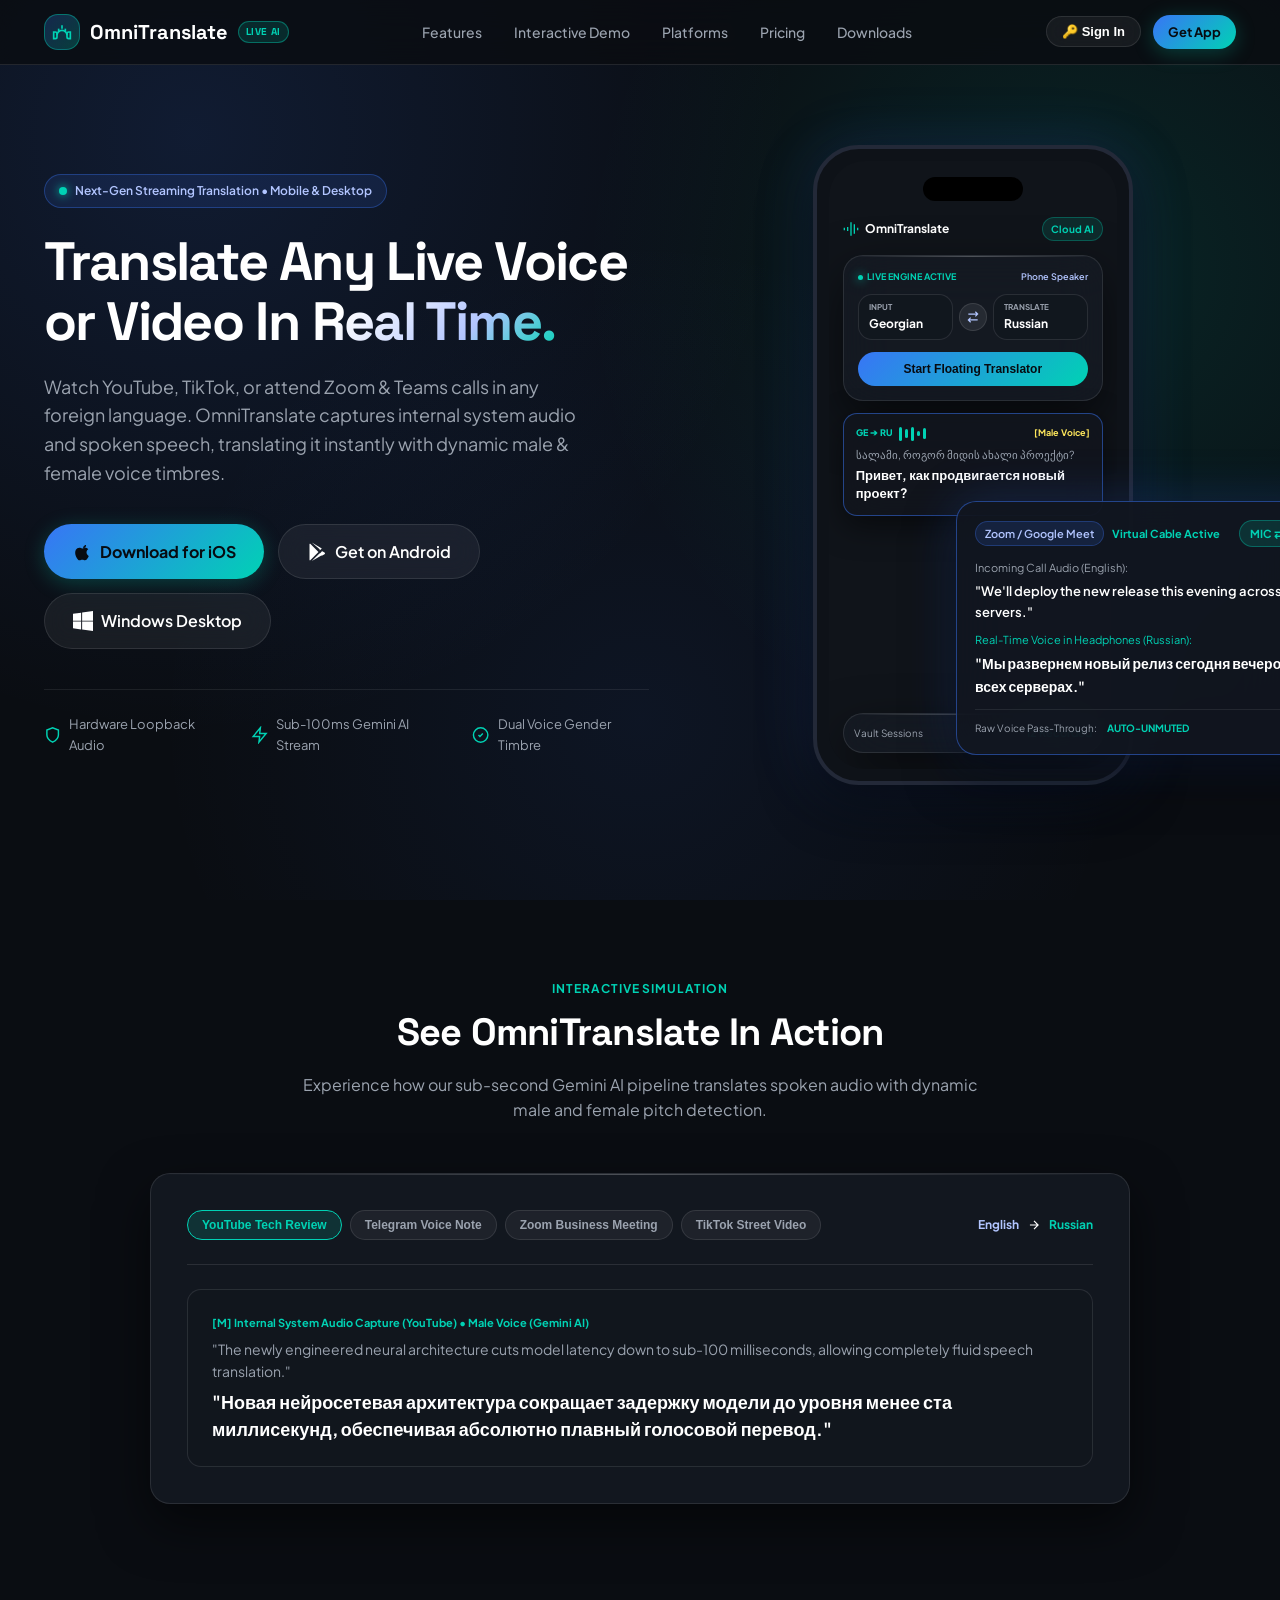
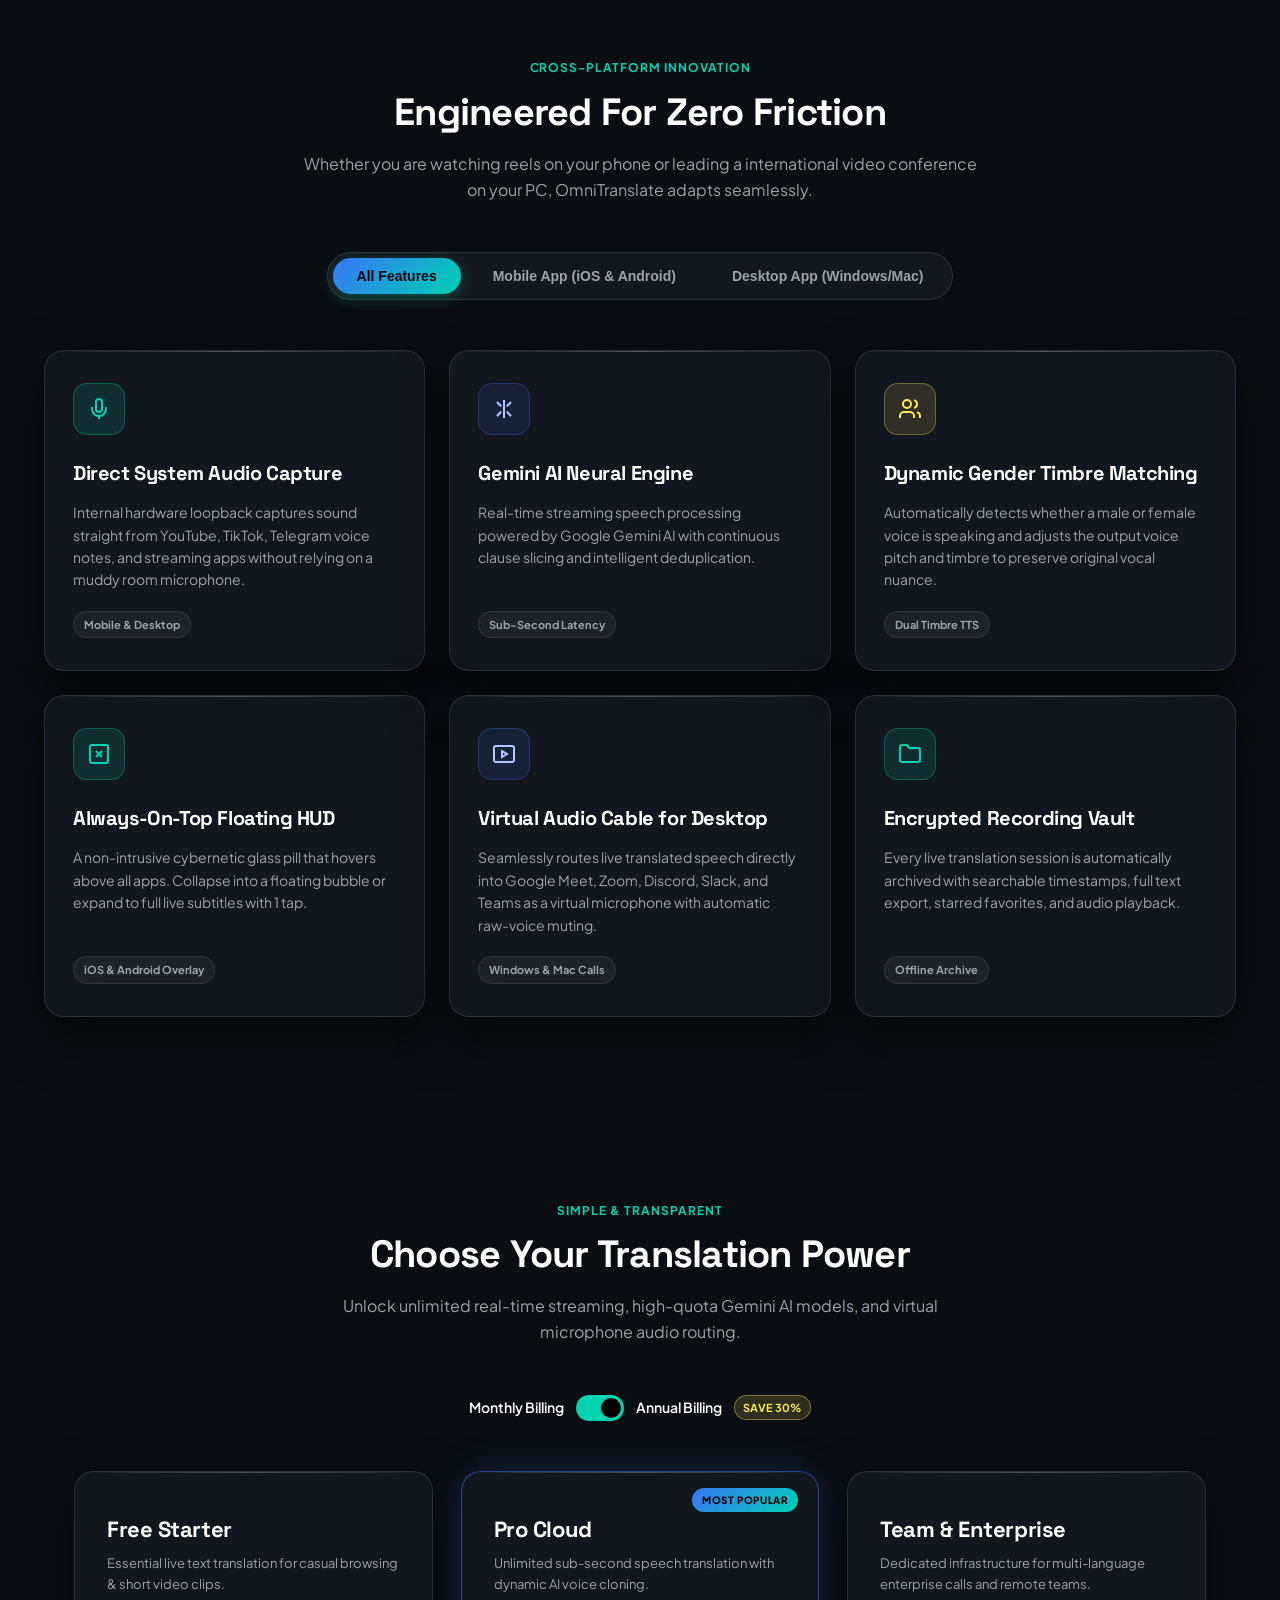
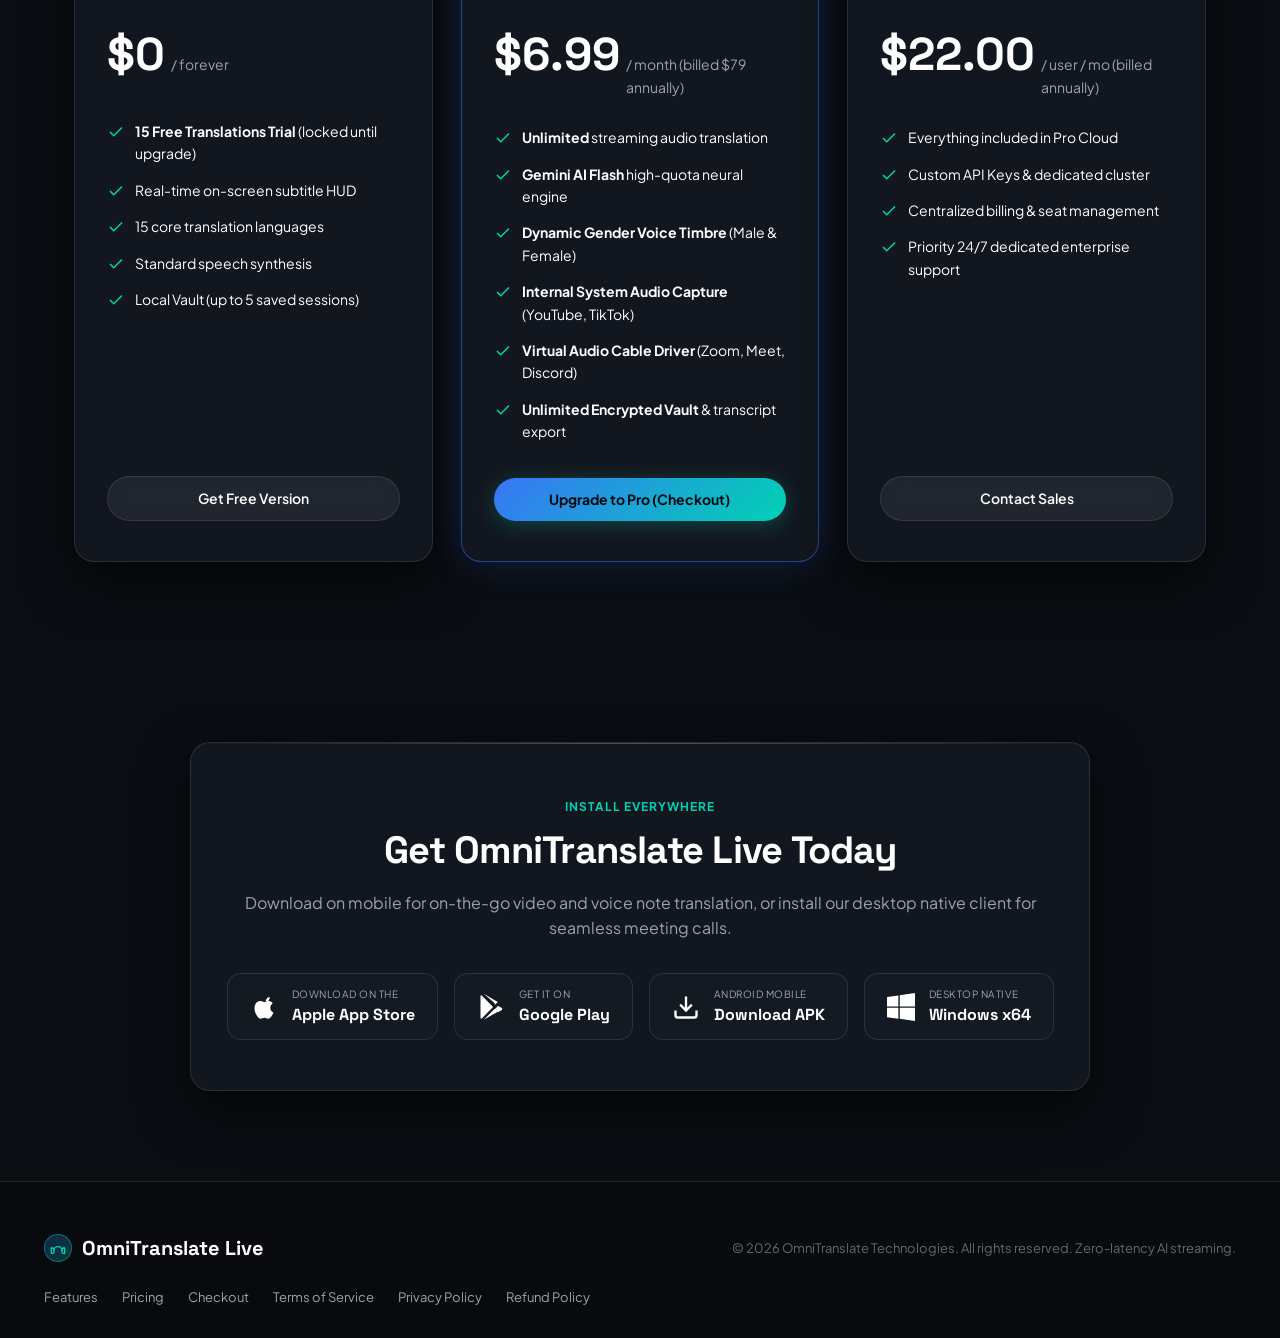
<file: index.html>
<!DOCTYPE html>
<html lang="en">
<head>
  <meta charset="UTF-8">
  <meta name="viewport" content="width=device-width, initial-scale=1.0">
  <title>OmniTranslate Live — Next-Gen AI Audio &amp; Voice Translator</title>
  <meta name="description" content="Real-time streaming speech and system audio translator for Mobile (iOS &amp; Android) and Desktop (Windows &amp; Mac). Powered by Gemini AI with dynamic speaker voice timbre.">
  <meta name="keywords" content="AI translator, real-time speech translation, floating subtitle overlay, system audio capture, YouTube translator, Zoom live translation, virtual microphone">
  
  <!-- Open Graph / Meta -->
  <meta property="og:title" content="OmniTranslate Live — Real-Time Voice &amp; Media Audio Translator">
  <meta property="og:description" content="Translates YouTube, TikTok, Telegram voice notes, and Zoom/Meet calls with sub-second Gemini AI speech-to-speech.">
  <meta property="og:type" content="website">

  <!-- Google Fonts -->
  <link rel="preconnect" href="https://fonts.googleapis.com">
  <link rel="preconnect" href="https://fonts.gstatic.com" crossorigin>
  <link href="https://fonts.googleapis.com/css2?family=Plus+Jakarta+Sans:wght@400;500;600;700;800&family=Space+Grotesk:wght@500;600;700&display=swap" rel="stylesheet">
  
  <link rel="stylesheet" href="styles.css">
</head>
<body>

  <!-- Navigation Bar -->
  <header class="navbar">
    <div class="nav-container">
      <a href="#" class="brand-logo">
        <div class="brand-icon-box">
          <svg width="20" height="20" fill="none" stroke="currentColor" stroke-width="2" viewBox="0 0 24 24">
            <path d="M2 12h2a2 2 0 0 1 2 2v4a2 2 0 0 1-2 2H2v-8Z"/>
            <path d="M6 16a6 6 0 0 1 12 0"/>
            <path d="M20 12h2v8h-2a2 2 0 0 1-2-2v-4a2 2 0 0 1 2-2Z"/>
            <path d="M12 4v4"/>
            <path d="M8 8v4"/>
            <path d="M16 8v4"/>
          </svg>
        </div>
        <span>OmniTranslate</span>
        <span class="brand-badge">LIVE AI</span>
      </a>

      <ul class="nav-links">
        <li><a href="#features" class="nav-link">Features</a></li>
        <li><a href="#playground" class="nav-link">Interactive Demo</a></li>
        <li><a href="#platforms" class="nav-link">Platforms</a></li>
        <li><a href="#pricing" class="nav-link">Pricing</a></li>
        <li><a href="#downloads" class="nav-link">Downloads</a></li>
      </ul>

      <div class="nav-actions">
        <a href="#downloads" class="btn btn-primary btn-sm">Get App</a>
      </div>
    </div>
  </header>

  <!-- Hero Section -->
  <section class="hero-section">
    <div class="hero-container">
      
      <!-- Left Column: Copy & Actions -->
      <div class="hero-content">
        <div class="hero-badge">
          <span class="live-dot"></span>
          <span>Next-Gen Streaming Translation • Mobile &amp; Desktop</span>
        </div>

        <h1 class="hero-title">
          Translate Any Live Voice or Video <span class="gradient-text">In Real Time.</span>
        </h1>

        <p class="hero-subtitle">
          Watch YouTube, TikTok, or attend Zoom &amp; Teams calls in any foreign language. OmniTranslate captures internal system audio and spoken speech, translating it instantly with dynamic male &amp; female voice timbres.
        </p>

        <div class="hero-cta-group">
          <a href="#downloads" class="btn btn-primary btn-lg">
            <svg width="20" height="20" fill="currentColor" viewBox="0 0 24 24">
              <path d="M18.71 19.5c-.83 1.24-1.71 2.45-3.05 2.47-1.34.03-1.77-.79-3.29-.79-1.53 0-2 .77-3.27.82-1.31.05-2.3-1.32-3.14-2.53C4.25 17 2.94 12.45 4.7 9.39c.87-1.52 2.43-2.48 4.12-2.51 1.28-.02 2.5.87 3.29.87.78 0 2.26-1.07 3.81-.91.65.03 2.47.26 3.64 1.98-.09.06-2.17 1.28-2.15 3.81.03 3.02 2.65 4.03 2.68 4.04-.03.07-.42 1.44-1.38 2.83M15.97 6.37c.61-.75 1.04-1.8 0.92-2.85-.9.04-1.99.6-2.61 1.34-.55.63-.99 1.68-.86 2.7.99.08 2.02-.51 2.55-1.19"/>
            </svg>
            Download for iOS
          </a>

          <a href="#downloads" class="btn btn-glass btn-lg">
            <svg width="20" height="20" fill="currentColor" viewBox="0 0 24 24">
              <path d="M3.609 1.814L13.792 12 3.61 22.186a2.167 2.167 0 0 1-.61-.954V2.768c.112-.375.32-.71.61-.954m11.603 11.604l2.58 2.58-12.016 6.94 9.436-9.52m2.58-2.58l3.197 1.848c.954.55.954 1.45 0 2.002l-3.197 1.848-2.58-2.58 2.58-2.58m-2.58-2.58L5.776.732 17.792 7.67l-2.58 2.588"/>
            </svg>
            Get on Android
          </a>

          <a href="#downloads" class="btn btn-glass btn-lg">
            <svg width="20" height="20" fill="currentColor" viewBox="0 0 24 24">
              <path d="M0 3.449L9.75 2.1v9.451H0m10.949-9.602L24 0v11.551H10.949M0 12.6h9.75v9.451L0 20.699M10.949 12.6H24V24l-13.051-1.849"/>
            </svg>
            Windows Desktop
          </a>
        </div>

        <div class="hero-trust-badges">
          <div class="trust-item">
            <svg width="18" height="18" fill="none" stroke="currentColor" stroke-width="2" viewBox="0 0 24 24">
              <path d="M12 22s8-4 8-10V5l-8-3-8 3v7c0 6 8 10 8 10z"/>
            </svg>
            <span>Hardware Loopback Audio</span>
          </div>
          <div class="trust-item">
            <svg width="18" height="18" fill="none" stroke="currentColor" stroke-width="2" viewBox="0 0 24 24">
              <polygon points="13 2 3 14 12 14 11 22 21 10 12 10 13 2"/>
            </svg>
            <span>Sub-100ms Gemini AI Stream</span>
          </div>
          <div class="trust-item">
            <svg width="18" height="18" fill="none" stroke="currentColor" stroke-width="2" viewBox="0 0 24 24">
              <circle cx="12" cy="12" r="10"/><path d="m9 12 2 2 4-4"/>
            </svg>
            <span>Dual Voice Gender Timbre</span>
          </div>
        </div>
      </div>

      <!-- Right Column: Interactive Frosted Phone & Desktop Visual Mockup -->
      <div class="hero-visual-wrapper">
        
        <!-- Mobile Phone Mockup -->
        <div class="phone-mockup">
          <div class="phone-screen">
            <div class="phone-island"></div>

            <!-- Top Dashboard Bar -->
            <div class="phone-top-bar">
              <div style="display:flex; align-items:center; gap:6px;">
                <svg width="16" height="16" fill="none" stroke="#00D2B4" stroke-width="2" viewBox="0 0 24 24">
                  <path d="M12 2v20M17 5v14M7 9v6M22 10v4M2 10v4"/>
                </svg>
                <span style="font-size:12px; font-weight:700;">OmniTranslate</span>
              </div>
              <span class="phone-hud-pill">Cloud AI</span>
            </div>

            <!-- Floating Hero Translation HUD -->
            <div class="glass-card phone-hero-hud">
              <div class="phone-hud-header">
                <span style="font-size:9px; font-weight:700; color:#00D2B4; display:flex; align-items:center; gap:4px;">
                  <span class="live-dot" style="width:5px; height:5px;"></span>
                  LIVE ENGINE ACTIVE
                </span>
                <span style="font-size:9px; color:#B2C5FF; font-weight:600;">Phone Speaker</span>
              </div>

              <!-- Language Switcher Row -->
              <div class="phone-lang-row">
                <div class="phone-lang-box">
                  <div class="label">Input</div>
                  <div class="val">Georgian</div>
                </div>

                <div class="phone-swap-btn">
                  <svg width="14" height="14" fill="none" stroke="currentColor" stroke-width="2" viewBox="0 0 24 24">
                    <path d="m16 3 4 4-4 4M20 7H4M8 21l-4-4 4-4M4 17h16"/>
                  </svg>
                </div>

                <div class="phone-lang-box">
                  <div class="label">Translate</div>
                  <div class="val">Russian</div>
                </div>
              </div>

              <button class="phone-btn-start">Start Floating Translator</button>
            </div>

            <!-- Floating Overlay Subtitle Card -->
            <div class="mockup-floating-bubble">
              <div class="mockup-sub-header">
                <div style="display:flex; align-items:center; gap:6px;">
                  <span style="font-size:9px; font-weight:800; color:#00D2B4;">GE ➔ RU</span>
                  <div class="audio-waves-anim">
                    <div class="wave-bar"></div>
                    <div class="wave-bar"></div>
                    <div class="wave-bar"></div>
                    <div class="wave-bar"></div>
                    <div class="wave-bar"></div>
                  </div>
                </div>
                <span style="font-size:9px; color:#FEE75C; font-weight:700;">[Male Voice]</span>
              </div>

              <div class="sub-original">სალამი, როგორ მიდის ახალი პროექტი?</div>
              <div class="sub-translated">Привет, как продвигается новый проект?</div>
            </div>

            <!-- Saved Session Preview Strip -->
            <div class="glass-card" style="padding:10px; margin-top:auto;">
              <div style="display:flex; justify-content:space-between; align-items:center;">
                <span style="font-size:10px; color:#9BA3AF;">Vault Sessions</span>
                <span style="font-size:11px; font-weight:700; color:#00D2B4;">12 Recorded</span>
              </div>
            </div>

          </div>
        </div>

        <!-- Desktop Native HUD Card (Attached Behind Phone) -->
        <div class="desktop-backdrop-card">
          <div class="desktop-hud-title">
            <div style="display:flex; align-items:center; gap:8px;">
              <span class="hud-call-badge">Zoom / Google Meet</span>
              <span style="font-size:11px; color:#00D2B4; font-weight:700;">Virtual Cable Active</span>
            </div>
            <span class="hud-mode-pill">MIC ⇄ SYS</span>
          </div>

          <div style="font-size:11px; color:#9BA3AF; margin-bottom:4px;">Incoming Call Audio (English):</div>
          <div style="font-size:13px; font-weight:600; color:#FFF; margin-bottom:8px;">"We'll deploy the new release this evening across all servers."</div>
          
          <div style="font-size:11px; color:#00D2B4; margin-bottom:4px;">Real-Time Voice in Headphones (Russian):</div>
          <div style="font-size:14px; font-weight:700; color:#FFF;">"Мы развернем новый релиз сегодня вечером на всех серверах."</div>

          <div class="desktop-hud-controls">
            <span style="font-size:10px; color:#9BA3AF;">Raw Voice Pass-Through:</span>
            <span style="font-size:10px; font-weight:700; color:#00D2B4;">AUTO-UNMUTED</span>
          </div>
        </div>

      </div>

    </div>
  </section>

  <!-- Interactive Live Translation Playground -->
  <section id="playground" class="playground-section">
    <div class="section-header">
      <span class="section-tag">Interactive Simulation</span>
      <h2 class="section-title">See OmniTranslate In Action</h2>
      <p class="section-desc">Experience how our sub-second Gemini AI pipeline translates spoken audio with dynamic male and female pitch detection.</p>
    </div>

    <div class="glass-card playground-box">
      <div class="playground-controls">
        <div class="scenario-chips">
          <button class="scenario-chip active" data-scenario="youtube">YouTube Tech Review</button>
          <button class="scenario-chip" data-scenario="telegram">Telegram Voice Note</button>
          <button class="scenario-chip" data-scenario="meeting">Zoom Business Meeting</button>
          <button class="scenario-chip" data-scenario="tiktok">TikTok Street Video</button>
        </div>

        <div style="display:flex; align-items:center; gap:8px; font-size:12px; font-weight:700;">
          <span id="playgroundSourceLang" style="color:#B2C5FF;">English</span>
          <svg width="14" height="14" fill="none" stroke="currentColor" stroke-width="2" viewBox="0 0 24 24">
            <path d="M5 12h14M12 5l7 7-7 7"/>
          </svg>
          <span id="playgroundTargetLang" style="color:#00D2B4;">Russian</span>
        </div>
      </div>

      <div class="playground-viewport">
        <div class="stream-segment">
          <div class="stream-tag" id="playgroundTag">
            [M] Internal System Audio Capture (YouTube) • Male Voice (Gemini AI)
          </div>
          <div class="stream-original" id="playgroundOriginal">
            "The newly engineered neural architecture cuts model latency down to sub-100 milliseconds, allowing completely fluid speech translation."
          </div>
          <div class="stream-translated" id="playgroundTranslated">
            "Новая нейросетевая архитектура сокращает задержку модели до уровня менее ста миллисекунд, обеспечивая абсолютно плавный голосовой перевод."
          </div>
        </div>
      </div>
    </div>
  </section>

  <!-- Platform Features Section -->
  <section id="features" class="features-section" style="padding: 60px 0 90px;">
    <div class="section-header">
      <span class="section-tag">Cross-Platform Innovation</span>
      <h2 class="section-title">Engineered For Zero Friction</h2>
      <p class="section-desc">Whether you are watching reels on your phone or leading a international video conference on your PC, OmniTranslate adapts seamlessly.</p>
    </div>

    <!-- Platform Toggle Nav -->
    <div class="platform-tabs-nav" id="platforms">
      <button class="platform-tab-btn active" data-platform="all">All Features</button>
      <button class="platform-tab-btn" data-platform="mobile">Mobile App (iOS &amp; Android)</button>
      <button class="platform-tab-btn" data-platform="desktop">Desktop App (Windows/Mac)</button>
    </div>

    <!-- Dynamic Features Grid -->
    <div class="features-grid" id="featuresGrid">
      <!-- Populated dynamically by app.js -->
    </div>
  </section>

  <!-- Transparent Pricing Section -->
  <section id="pricing" class="pricing-section">
    <div class="section-header">
      <span class="section-tag">Simple &amp; Transparent</span>
      <h2 class="section-title">Choose Your Translation Power</h2>
      <p class="section-desc">Unlock unlimited real-time streaming, high-quota Gemini AI models, and virtual microphone audio routing.</p>
    </div>

    <div class="billing-toggle">
      <span>Monthly Billing</span>
      <div class="toggle-switch annual" id="pricingToggle">
        <div class="toggle-knob"></div>
      </div>
      <span>Annual Billing</span>
      <span class="save-badge">SAVE 30%</span>
    </div>

    <div class="pricing-grid">
      
      <!-- Tier 1: Free Starter -->
      <div class="glass-card pricing-card">
        <h3 class="tier-name">Free Starter</h3>
        <p class="tier-desc">Essential live text translation for casual browsing &amp; short video clips.</p>

        <div class="price-row">
          <span class="price-amount">$0</span>
          <span class="price-period">/ forever</span>
        </div>

        <ul class="tier-features">
          <li class="tier-feature-item">
            <svg width="18" height="18" fill="none" stroke="currentColor" stroke-width="2" viewBox="0 0 24 24"><polyline points="20 6 9 17 4 12"/></svg>
            <span><strong>15 Free Translations Trial</strong> (locked until upgrade)</span>
          </li>
          <li class="tier-feature-item">
            <svg width="18" height="18" fill="none" stroke="currentColor" stroke-width="2" viewBox="0 0 24 24"><polyline points="20 6 9 17 4 12"/></svg>
            <span>Real-time on-screen subtitle HUD</span>
          </li>
          <li class="tier-feature-item">
            <svg width="18" height="18" fill="none" stroke="currentColor" stroke-width="2" viewBox="0 0 24 24"><polyline points="20 6 9 17 4 12"/></svg>
            <span>15 core translation languages</span>
          </li>
          <li class="tier-feature-item">
            <svg width="18" height="18" fill="none" stroke="currentColor" stroke-width="2" viewBox="0 0 24 24"><polyline points="20 6 9 17 4 12"/></svg>
            <span>Standard speech synthesis</span>
          </li>
          <li class="tier-feature-item">
            <svg width="18" height="18" fill="none" stroke="currentColor" stroke-width="2" viewBox="0 0 24 24"><polyline points="20 6 9 17 4 12"/></svg>
            <span>Local Vault (up to 5 saved sessions)</span>
          </li>
        </ul>

        <a href="#downloads" class="btn btn-glass" style="width:100%;">Get Free Version</a>
      </div>

      <!-- Tier 2: Pro Cloud (Featured) -->
      <div class="glass-card pricing-card featured">
        <span class="popular-tag">Most Popular</span>
        <h3 class="tier-name">Pro Cloud</h3>
        <p class="tier-desc">Unlimited sub-second speech translation with dynamic AI voice cloning.</p>

        <div class="price-row">
          <span class="price-amount" id="proPrice">$6.99</span>
          <span class="price-period" id="proPeriod">/ month (billed $79 annually)</span>
        </div>

        <ul class="tier-features">
          <li class="tier-feature-item">
            <svg width="18" height="18" fill="none" stroke="currentColor" stroke-width="2" viewBox="0 0 24 24"><polyline points="20 6 9 17 4 12"/></svg>
            <span><strong>Unlimited</strong> streaming audio translation</span>
          </li>
          <li class="tier-feature-item">
            <svg width="18" height="18" fill="none" stroke="currentColor" stroke-width="2" viewBox="0 0 24 24"><polyline points="20 6 9 17 4 12"/></svg>
            <span><strong>Gemini AI Flash</strong> high-quota neural engine</span>
          </li>
          <li class="tier-feature-item">
            <svg width="18" height="18" fill="none" stroke="currentColor" stroke-width="2" viewBox="0 0 24 24"><polyline points="20 6 9 17 4 12"/></svg>
            <span><strong>Dynamic Gender Voice Timbre</strong> (Male &amp; Female)</span>
          </li>
          <li class="tier-feature-item">
            <svg width="18" height="18" fill="none" stroke="currentColor" stroke-width="2" viewBox="0 0 24 24"><polyline points="20 6 9 17 4 12"/></svg>
            <span><strong>Internal System Audio Capture</strong> (YouTube, TikTok)</span>
          </li>
          <li class="tier-feature-item">
            <svg width="18" height="18" fill="none" stroke="currentColor" stroke-width="2" viewBox="0 0 24 24"><polyline points="20 6 9 17 4 12"/></svg>
            <span><strong>Virtual Audio Cable Driver</strong> (Zoom, Meet, Discord)</span>
          </li>
          <li class="tier-feature-item">
            <svg width="18" height="18" fill="none" stroke="currentColor" stroke-width="2" viewBox="0 0 24 24"><polyline points="20 6 9 17 4 12"/></svg>
            <span><strong>Unlimited Encrypted Vault</strong> &amp; transcript export</span>
          </li>
        </ul>

        <a href="checkout.html" id="btnUpgradeToProPricing" class="btn btn-primary" style="width:100%;">Upgrade to Pro (Checkout)</a>
      </div>

      <!-- Tier 3: Team & Enterprise -->
      <div class="glass-card pricing-card">
        <h3 class="tier-name">Team &amp; Enterprise</h3>
        <p class="tier-desc">Dedicated infrastructure for multi-language enterprise calls and remote teams.</p>

        <div class="price-row">
          <span class="price-amount" id="entPrice">$22.00</span>
          <span class="price-period" id="entPeriod">/ user / mo (billed annually)</span>
        </div>

        <ul class="tier-features">
          <li class="tier-feature-item">
            <svg width="18" height="18" fill="none" stroke="currentColor" stroke-width="2" viewBox="0 0 24 24"><polyline points="20 6 9 17 4 12"/></svg>
            <span>Everything included in Pro Cloud</span>
          </li>
          <li class="tier-feature-item">
            <svg width="18" height="18" fill="none" stroke="currentColor" stroke-width="2" viewBox="0 0 24 24"><polyline points="20 6 9 17 4 12"/></svg>
            <span>Custom API Keys &amp; dedicated cluster</span>
          </li>
          <li class="tier-feature-item">
            <svg width="18" height="18" fill="none" stroke="currentColor" stroke-width="2" viewBox="0 0 24 24"><polyline points="20 6 9 17 4 12"/></svg>
            <span>Centralized billing &amp; seat management</span>
          </li>
          <li class="tier-feature-item">
            <svg width="18" height="18" fill="none" stroke="currentColor" stroke-width="2" viewBox="0 0 24 24"><polyline points="20 6 9 17 4 12"/></svg>
            <span>Priority 24/7 dedicated enterprise support</span>
          </li>
        </ul>

        <a href="mailto:support@omnitranslate.live" class="btn btn-glass" style="width:100%;">Contact Sales</a>
      </div>

    </div>
  </section>

  <!-- Download Hub & Store Badges -->
  <section id="downloads" class="downloads-section">
    <div class="glass-card downloads-box">
      <span class="section-tag">Install Everywhere</span>
      <h2 class="section-title">Get OmniTranslate Live Today</h2>
      <p class="section-desc">Download on mobile for on-the-go video and voice note translation, or install our desktop native client for seamless meeting calls.</p>

      <div class="store-buttons-grid">
        
        <!-- Apple App Store -->
        <a href="https://apple.com" target="_blank" rel="noopener" class="store-btn">
          <svg fill="currentColor" viewBox="0 0 24 24">
            <path d="M18.71 19.5c-.83 1.24-1.71 2.45-3.05 2.47-1.34.03-1.77-.79-3.29-.79-1.53 0-2 .77-3.27.82-1.31.05-2.3-1.32-3.14-2.53C4.25 17 2.94 12.45 4.7 9.39c.87-1.52 2.43-2.48 4.12-2.51 1.28-.02 2.5.87 3.29.87.78 0 2.26-1.07 3.81-.91.65.03 2.47.26 3.64 1.98-.09.06-2.17 1.28-2.15 3.81.03 3.02 2.65 4.03 2.68 4.04-.03.07-.42 1.44-1.38 2.83M15.97 6.37c.61-.75 1.04-1.8 0.92-2.85-.9.04-1.99.6-2.61 1.34-.55.63-.99 1.68-.86 2.7.99.08 2.02-.51 2.55-1.19"/>
          </svg>
          <div class="store-btn-text">
            <div class="subtext">Download on the</div>
            <div class="maintext">Apple App Store</div>
          </div>
        </a>

        <!-- Google Play -->
        <a href="https://play.google.com" target="_blank" rel="noopener" class="store-btn">
          <svg fill="currentColor" viewBox="0 0 24 24">
            <path d="M3.609 1.814L13.792 12 3.61 22.186a2.167 2.167 0 0 1-.61-.954V2.768c.112-.375.32-.71.61-.954m11.603 11.604l2.58 2.58-12.016 6.94 9.436-9.52m2.58-2.58l3.197 1.848c.954.55.954 1.45 0 2.002l-3.197 1.848-2.58-2.58 2.58-2.58m-2.58-2.58L5.776.732 17.792 7.67l-2.58 2.588"/>
          </svg>
          <div class="store-btn-text">
            <div class="subtext">Get it on</div>
            <div class="maintext">Google Play</div>
          </div>
        </a>

        <!-- Direct APK Download -->
        <a href="https://github.com/Michael-Malania/translateMe" target="_blank" rel="noopener" class="store-btn">
          <svg fill="none" stroke="currentColor" stroke-width="2" viewBox="0 0 24 24">
            <path d="M21 15v4a2 2 0 0 1-2 2H5a2 2 0 0 1-2-2v-4"/>
            <polyline points="7 10 12 15 17 10"/>
            <line x1="12" x2="12" y1="15" y2="3"/>
          </svg>
          <div class="store-btn-text">
            <div class="subtext">Android Mobile</div>
            <div class="maintext">Download APK</div>
          </div>
        </a>

        <!-- Windows Desktop App -->
        <a href="https://github.com/Michael-Malania/omnitranslate-desktop" target="_blank" rel="noopener" class="store-btn">
          <svg fill="currentColor" viewBox="0 0 24 24">
            <path d="M0 3.449L9.75 2.1v9.451H0m10.949-9.602L24 0v11.551H10.949M0 12.6h9.75v9.451L0 20.699M10.949 12.6H24V24l-13.051-1.849"/>
          </svg>
          <div class="store-btn-text">
            <div class="subtext">Desktop Native</div>
            <div class="maintext">Windows x64</div>
          </div>
        </a>

      </div>
    </div>
  </section>

  <!-- Footer -->
  <footer class="footer">
    <div class="footer-container">
      <div class="brand-logo">
        <div class="brand-icon-box" style="width:28px; height:28px;">
          <svg width="16" height="16" fill="none" stroke="currentColor" stroke-width="2" viewBox="0 0 24 24">
            <path d="M2 12h2a2 2 0 0 1 2 2v4a2 2 0 0 1-2 2H2v-8Z"/>
            <path d="M6 16a6 6 0 0 1 12 0"/>
            <path d="M20 12h2v8h-2a2 2 0 0 1-2-2v-4a2 2 0 0 1 2-2Z"/>
          </svg>
        </div>
        <span>OmniTranslate Live</span>
      </div>

      <div class="footer-meta">
        &copy; 2026 OmniTranslate Technologies. All rights reserved. Zero-latency AI streaming.
      </div>

      <ul class="footer-links">
        <li><a href="#features">Features</a></li>
        <li><a href="#pricing">Pricing</a></li>
        <li><a href="checkout.html">Checkout</a></li>
        <li><a href="terms.html">Terms of Service</a></li>
        <li><a href="privacy.html">Privacy Policy</a></li>
        <li><a href="refund.html">Refund Policy</a></li>
      </ul>
    </div>
  </footer>

  <script src="auth.js"></script>
  <script src="app.js"></script>
</body>
</html>
</file>
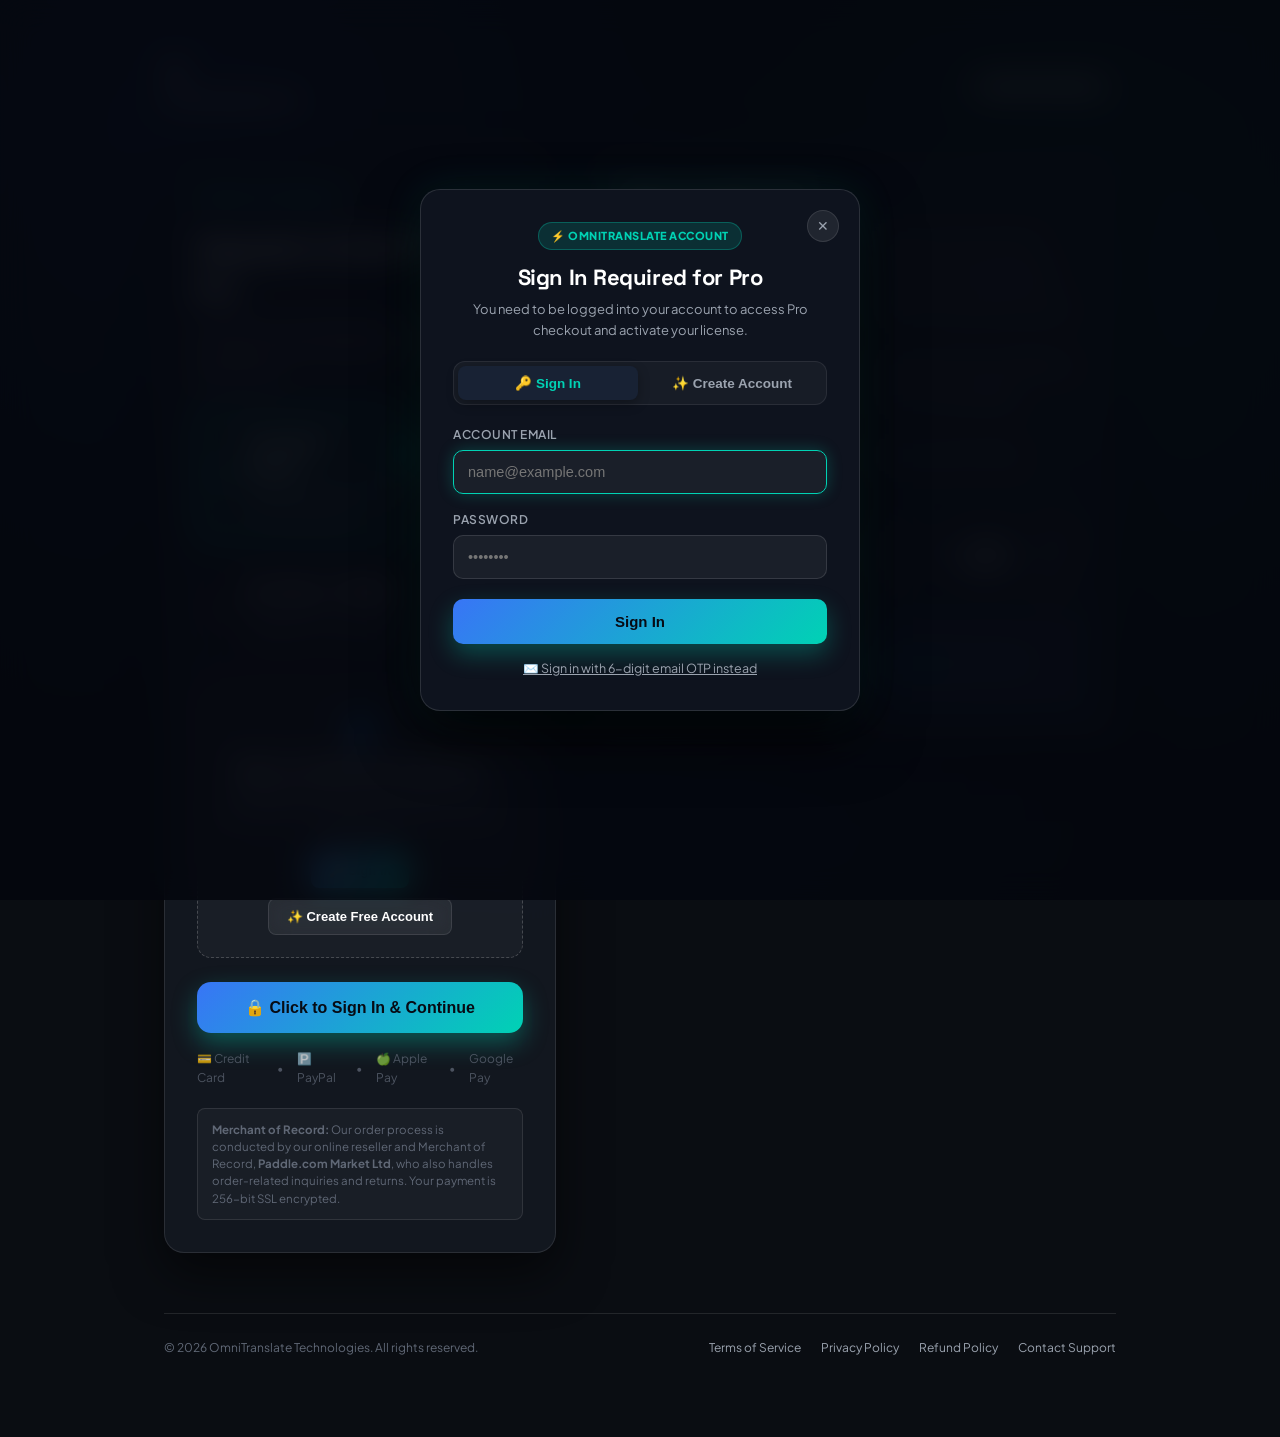
<file: checkout.html>
<!DOCTYPE html>
<html lang="en">
<head>
  <meta charset="UTF-8">
  <meta name="viewport" content="width=device-width, initial-scale=1.0">
  <title>OmniTranslate Live - Secure Checkout &amp; Pro Upgrade</title>
  <meta name="description" content="Upgrade to OmniTranslate Live Pro Cloud. Unlimited sub-second speech translation, Gemini AI Flash Live, Virtual Audio Cable, and dynamic AI voice cloning.">
  <link rel="icon" href="data:image/svg+xml,<svg xmlns=%22http://www.w3.org/2000/svg%22 viewBox=%220 0 100 100%22><text y=%22.9em%22 font-size=%2290%22>⚡</text></svg>">
  
  <link rel="preconnect" href="https://fonts.googleapis.com">
  <link rel="preconnect" href="https://fonts.gstatic.com" crossorigin>
  <link href="https://fonts.googleapis.com/css2?family=Plus+Jakarta+Sans:wght@400;500;600;700;800&family=Space+Grotesk:wght@500;600;700&display=swap" rel="stylesheet">
  
  <link rel="stylesheet" href="styles.css">

  <style>
    .checkout-container {
      max-width: 1000px;
      margin: 40px auto 80px;
      padding: 0 24px;
    }

    .checkout-nav {
      display: flex;
      justify-content: space-between;
      align-items: center;
      padding: 20px 0 40px;
    }

    .checkout-grid {
      display: grid;
      grid-template-columns: 1.2fr 0.8fr;
      gap: 32px;
      align-items: start;
    }

    @media (max-width: 860px) {
      .checkout-grid {
        grid-template-columns: 1fr;
      }
    }

    .checkout-card {
      background: var(--surface-card);
      border: 1px solid var(--surface-border);
      border-radius: var(--radius-lg);
      padding: 32px;
      backdrop-filter: blur(20px);
      box-shadow: var(--shadow-glass);
    }

    .plan-selector-box {
      display: flex;
      flex-direction: column;
      gap: 16px;
      margin: 24px 0;
    }

    .plan-option {
      display: flex;
      align-items: center;
      justify-content: space-between;
      padding: 18px 20px;
      border: 2px solid var(--surface-border);
      border-radius: var(--radius-md);
      background: var(--surface-inner);
      cursor: pointer;
      transition: all 0.2s ease;
    }

    .plan-option:hover {
      border-color: rgba(56, 117, 246, 0.5);
      background: rgba(56, 117, 246, 0.05);
    }

    .plan-option.selected {
      border-color: var(--secondary-teal);
      background: rgba(0, 210, 180, 0.08);
      box-shadow: 0 0 20px rgba(0, 210, 180, 0.2);
    }

    .plan-radio-row {
      display: flex;
      align-items: center;
      gap: 14px;
    }

    .plan-radio {
      width: 20px;
      height: 20px;
      accent-color: var(--secondary-teal);
    }

    .plan-title {
      font-size: 16px;
      font-weight: 700;
      color: #FFF;
    }

    .plan-subtitle {
      font-size: 12px;
      color: var(--text-secondary);
      margin-top: 2px;
    }

    .plan-price-tag {
      text-align: right;
    }

    .plan-price-val {
      font-size: 20px;
      font-weight: 800;
      color: #FFF;
      font-family: var(--font-display);
    }

    .plan-price-period {
      font-size: 11px;
      color: var(--text-muted);
    }

    .save-pill {
      background: rgba(0, 210, 180, 0.2);
      border: 1px solid var(--secondary-teal);
      color: var(--secondary-teal);
      font-size: 11px;
      font-weight: 800;
      padding: 3px 8px;
      border-radius: 12px;
      text-transform: uppercase;
      letter-spacing: 0.5px;
      margin-left: 8px;
    }

    .checkout-input-group {
      margin-top: 20px;
    }

    .checkout-input-group label {
      display: block;
      font-size: 13px;
      font-weight: 600;
      color: var(--text-secondary);
      margin-bottom: 8px;
    }

    .checkout-input {
      width: 100%;
      background: rgba(10, 13, 18, 0.8);
      border: 1px solid var(--surface-border);
      border-radius: var(--radius-sm);
      padding: 14px 16px;
      color: #FFF;
      font-size: 14px;
      outline: none;
      transition: border-color 0.2s;
    }

    .checkout-input:focus {
      border-color: var(--secondary-teal);
      box-shadow: 0 0 15px rgba(0, 210, 180, 0.2);
    }

    .btn-checkout-submit {
      width: 100%;
      background: var(--primary-gradient);
      border: none;
      color: #070B14;
      font-size: 16px;
      font-weight: 800;
      padding: 16px;
      border-radius: var(--radius-md);
      cursor: pointer;
      display: flex;
      align-items: center;
      justify-content: center;
      gap: 10px;
      margin-top: 24px;
      transition: transform 0.2s, box-shadow 0.2s;
      box-shadow: 0 10px 25px rgba(0, 210, 180, 0.35);
    }

    .btn-checkout-submit:hover {
      transform: translateY(-2px);
      box-shadow: 0 15px 35px rgba(0, 210, 180, 0.5);
    }

    .trust-badges {
      display: grid;
      grid-template-columns: repeat(3, 1fr);
      gap: 16px;
      margin-top: 28px;
      padding-top: 24px;
      border-top: 1px solid var(--surface-border);
    }

    .trust-item {
      text-align: center;
    }

    .trust-icon {
      font-size: 20px;
      margin-bottom: 6px;
    }

    .trust-title {
      font-size: 12px;
      font-weight: 700;
      color: #FFF;
    }

    .trust-desc {
      font-size: 11px;
      color: var(--text-muted);
      margin-top: 2px;
    }

    .summary-feature-list {
      list-style: none;
      margin-top: 18px;
    }

    .summary-feature-item {
      display: flex;
      align-items: flex-start;
      gap: 10px;
      font-size: 13.5px;
      color: var(--text-secondary);
      margin-bottom: 12px;
    }

    .summary-feature-item svg {
      color: var(--secondary-teal);
      flex-shrink: 0;
      margin-top: 3px;
    }

    .payment-methods-row {
      display: flex;
      align-items: center;
      justify-content: center;
      gap: 14px;
      margin-top: 16px;
      opacity: 0.75;
      font-size: 12px;
      color: var(--text-muted);
    }

    .mor-notice {
      background: rgba(255, 255, 255, 0.03);
      border: 1px solid var(--surface-border);
      border-radius: var(--radius-sm);
      padding: 12px 14px;
      margin-top: 20px;
      font-size: 11.5px;
      color: var(--text-muted);
      line-height: 1.5;
    }
  </style>
</head>
<body>

  <div class="checkout-container">
    
    <!-- Top Navigation -->
    <div class="checkout-nav">
      <a href="/" class="brand" style="text-decoration:none;">
        <div class="brand-icon">
          <svg width="22" height="22" viewBox="0 0 24 24" fill="none" stroke="currentColor" stroke-width="2">
            <path d="M12 2a3 3 0 0 0-3 3v7a3 3 0 0 0 6 0V5a3 3 0 0 0-3-3Z"/>
            <path d="M19 10v2a7 7 0 0 1-14 0v-2"/>
            <line x1="12" y1="19" x2="12" y2="22"/>
          </svg>
        </div>
        <span>OmniTranslate Live</span>
      </a>

      <a href="/" class="btn btn-glass btn-sm">← Back to Overview</a>
    </div>

    <!-- Main Checkout Section -->
    <div class="checkout-grid" id="checkoutGrid">
      
      <!-- Left Column: Plan Selection & Email -->
      <div class="checkout-card">
        <span class="section-tag">Instant Activation</span>
        <h1 style="font-size:26px; font-weight:800; color:#FFF; margin-top:8px;">
          Upgrade to OmniTranslate Pro
        </h1>
        <p style="color:var(--text-secondary); font-size:14px; margin-top:6px;">
          Unlock sub-second AI speech translation, virtual mic driver for Zoom &amp; Teams, and unlimited high-speed quota.
        </p>

        <!-- Plan Selection -->
        <div class="plan-selector-box">
          
          <!-- Option 1: Annual -->
          <label class="plan-option selected" id="optAnnual">
            <div class="plan-radio-row">
              <input type="radio" name="plan" value="annual" class="plan-radio" checked>
              <div>
                <div style="display:flex; align-items:center;">
                  <span class="plan-title">Pro Cloud - Annual</span>
                  <span class="save-pill">Save 34%</span>
                </div>
                <div class="plan-subtitle">Billed $79.00 once per year ($6.58 / month equivalent)</div>
              </div>
            </div>
            <div class="plan-price-tag">
              <div class="plan-price-val">$79</div>
              <div class="plan-price-period">/ year</div>
            </div>
          </label>

          <!-- Option 2: Monthly -->
          <label class="plan-option" id="optMonthly">
            <div class="plan-radio-row">
              <input type="radio" name="plan" value="monthly" class="plan-radio">
              <div>
                <span class="plan-title">Pro Cloud - Monthly</span>
                <div class="plan-subtitle">Flexible month-to-month subscription. Cancel anytime.</div>
              </div>
            </div>
            <div class="plan-price-tag">
              <div class="plan-price-val">$9.99</div>
              <div class="plan-price-period">/ month</div>
            </div>
          </label>

        </div>

        <!-- Authentication Guard Box -->
        <div id="checkoutUnauthBox" style="background: rgba(255, 255, 255, 0.03); border: 1px dashed rgba(255, 255, 255, 0.2); border-radius: var(--radius-md); padding: 22px; text-align: center; margin-bottom: 20px;">
          <div style="font-size: 26px; margin-bottom: 6px;">👤</div>
          <h4 style="font-size: 15px; font-weight: 700; color: #FFF; margin-bottom: 4px;">Sign In or Create Account Required</h4>
          <p style="font-size: 12.5px; color: var(--text-secondary); margin-bottom: 16px; line-height: 1.4;">
            To upgrade, please sign in or register so your unlimited Pro license connects directly to your user account.
          </p>
          <div style="display: flex; gap: 10px; justify-content: center; flex-wrap: wrap;">
            <button type="button" id="btnCheckoutOpenSignIn" class="btn btn-primary btn-sm" style="font-weight: 700; padding: 10px 18px; border-radius: 8px;">
              🔑 Sign In
            </button>
            <button type="button" id="btnCheckoutOpenRegister" class="btn btn-glass btn-sm" style="font-weight: 700; padding: 10px 18px; border-radius: 8px;">
              ✨ Create Free Account
            </button>
          </div>
        </div>

        <div id="checkoutAuthedBox" style="display:none; background: rgba(0, 210, 180, 0.06); border: 1px solid rgba(0, 210, 180, 0.3); border-radius: var(--radius-md); padding: 18px; margin-bottom: 20px;">
          <div style="display: flex; justify-content: space-between; align-items: center;">
            <div style="display: flex; align-items: center; gap: 12px;">
              <div style="width: 38px; height: 38px; border-radius: 50%; background: rgba(0, 210, 180, 0.15); border: 1.5px solid var(--secondary-teal); display: flex; align-items: center; justify-content: center; font-size: 16px; color: #00D2B4; flex-shrink: 0;">
                ✓
              </div>
              <div style="min-width: 0;">
                <div style="font-size: 10.5px; text-transform: uppercase; letter-spacing: 0.5px; color: var(--secondary-teal); font-weight: 800;">Verified Account</div>
                <div id="checkoutAuthedName" style="font-size: 14.5px; font-weight: 700; color: #FFF; white-space: nowrap; overflow: hidden; text-overflow: ellipsis;">-</div>
                <div id="checkoutAuthedEmail" style="font-size: 12.5px; color: var(--text-secondary); white-space: nowrap; overflow: hidden; text-overflow: ellipsis;">-</div>
              </div>
            </div>
            <button type="button" id="btnCheckoutSwitchAccount" style="background: transparent; border: none; color: #9BA3AF; font-size: 11.5px; text-decoration: underline; cursor: pointer; padding: 4px; flex-shrink: 0;">
              Switch
            </button>
          </div>

          <div id="checkoutAlreadyProNotice" style="display:none; margin-top: 12px; padding: 10px 12px; background: rgba(254, 231, 92, 0.1); border: 1px solid rgba(254, 231, 92, 0.3); border-radius: 8px; font-size: 12px; color: #FEE75C; line-height: 1.4;">
            👑 <strong>Active Pro Detected:</strong> This account already has an active Pro Cloud subscription!
          </div>
        </div>

        <!-- Checkout Action Button -->
        <button id="btnProceedCheckout" class="btn-checkout-submit">
          <span>🔒 Proceed to Secure Checkout</span>
          <span id="btnPriceLabel">($79.00 / yr)</span>
        </button>

        <!-- Payment Brands -->
        <div class="payment-methods-row">
          <span>💳 Credit Card</span>
          <span>•</span>
          <span>🅿️ PayPal</span>
          <span>•</span>
          <span>🍏 Apple Pay</span>
          <span>•</span>
          <span>Google Pay</span>
        </div>

        <!-- Merchant of Record Disclosure (Paddle Compliance Requirement) -->
        <div class="mor-notice">
          <strong>Merchant of Record:</strong> Our order process is conducted by our online reseller and Merchant of Record, <strong>Paddle.com Market Ltd</strong>, who also handles order-related inquiries and returns. Your payment is 256-bit SSL encrypted.
        </div>
      </div>

      <!-- Right Column: Order Summary & Guarantee -->
      <div class="checkout-card">
        <h3 style="font-size:18px; font-weight:700; color:#FFF; margin-bottom:12px;">What's Included in Pro:</h3>
        
        <ul class="summary-feature-list">
          <li class="summary-feature-item">
            <svg width="18" height="18" fill="none" stroke="currentColor" stroke-width="2" viewBox="0 0 24 24"><polyline points="20 6 9 17 4 12"/></svg>
            <span><strong>Unlimited Audio Translation</strong>: No 15-translation trial restrictions.</span>
          </li>
          <li class="summary-feature-item">
            <svg width="18" height="18" fill="none" stroke="currentColor" stroke-width="2" viewBox="0 0 24 24"><polyline points="20 6 9 17 4 12"/></svg>
            <span><strong>Gemini 2.5 Flash Lite Live</strong>: Sub-500ms neural streaming pipeline.</span>
          </li>
          <li class="summary-feature-item">
            <svg width="18" height="18" fill="none" stroke="currentColor" stroke-width="2" viewBox="0 0 24 24"><polyline points="20 6 9 17 4 12"/></svg>
            <span><strong>Virtual Audio Driver</strong>: Broadcast translated voice directly into Zoom, Teams, Meet &amp; Discord.</span>
          </li>
          <li class="summary-feature-item">
            <svg width="18" height="18" fill="none" stroke="currentColor" stroke-width="2" viewBox="0 0 24 24"><polyline points="20 6 9 17 4 12"/></svg>
            <span><strong>Dynamic AI Voice Synthesis</strong>: Real-time gender &amp; timbre adaptation.</span>
          </li>
          <li class="summary-feature-item">
            <svg width="18" height="18" fill="none" stroke="currentColor" stroke-width="2" viewBox="0 0 24 24"><polyline points="20 6 9 17 4 12"/></svg>
            <span><strong>Multi-Platform Access</strong>: Windows, macOS, Android &amp; Web synchronized.</span>
          </li>
          <li class="summary-feature-item">
            <svg width="18" height="18" fill="none" stroke="currentColor" stroke-width="2" viewBox="0 0 24 24"><polyline points="20 6 9 17 4 12"/></svg>
            <span><strong>Priority AI Cluster</strong>: 99.9% uptime with zero queue throttling.</span>
          </li>
        </ul>

        <!-- Trust & Guarantee Grid -->
        <div class="trust-badges">
          <div class="trust-item">
            <div class="trust-icon">🛡️</div>
            <div class="trust-title">14-Day Refund</div>
            <div class="trust-desc">Full 100% money-back guarantee</div>
          </div>
          <div class="trust-item">
            <div class="trust-icon">⚡</div>
            <div class="trust-title">Instant Setup</div>
            <div class="trust-desc">Active immediately after purchase</div>
          </div>
          <div class="trust-item">
            <div class="trust-icon">✕</div>
            <div class="trust-title">Cancel Anytime</div>
            <div class="trust-desc">1-click cancellation with 0 hassle</div>
          </div>
        </div>

        <div style="margin-top:24px; padding:16px; background:rgba(56, 117, 246, 0.08); border:1px solid rgba(56, 117, 246, 0.25); border-radius:var(--radius-sm);">
          <div style="font-size:12px; font-weight:700; color:#B2C5FF; margin-bottom:4px;">Need Assistance or Invoice?</div>
          <p style="font-size:11.5px; color:var(--text-secondary); margin:0;">
            Our support team is available at <a href="mailto:support@omnitranslate.live" style="color:var(--secondary-teal); text-decoration:none;">support@omnitranslate.live</a> for billing inquiries and custom VAT invoices.
          </p>
        </div>

      </div>

    </div>

    <!-- Success Confirmation Section (Shown on successful checkout) -->
    <div id="checkoutSuccessView" class="checkout-card" style="display:none; text-align:center; padding: 48px 32px; max-width:680px; margin: 20px auto; border-color: rgba(0, 245, 212, 0.4); box-shadow: 0 10px 40px rgba(0, 245, 212, 0.15);">
      <div style="width: 80px; height: 80px; margin: 0 auto 20px; border-radius: 50%; background: radial-gradient(circle, rgba(0,245,212,0.25) 0%, rgba(0,245,212,0.05) 70%); border: 2px solid var(--secondary-teal); display: flex; align-items: center; justify-content: center; box-shadow: 0 0 30px rgba(0,245,212,0.4);">
        <span style="font-size: 38px;">🎉</span>
      </div>

      <span class="section-tag" style="margin-bottom: 12px; display:inline-block;">License Active</span>
      <h1 style="font-size: 28px; font-weight: 800; color: #FFF; margin: 8px 0;">
        Payment Successful &amp; Pro Activated!
      </h1>
      <p style="color: var(--text-secondary); font-size: 15px; max-width: 500px; margin: 0 auto 24px; line-height: 1.5;">
        Thank you for subscribing to OmniTranslate Live! Your account now has unrestricted access to unlimited sub-second speech translation and virtual mic routing.
      </p>

      <div style="background: rgba(255, 255, 255, 0.03); border: 1px solid var(--surface-border); border-radius: var(--radius-md); padding: 20px; text-align: left; margin-bottom: 28px;">
        <div style="display:flex; justify-content:space-between; align-items:center; margin-bottom: 12px; border-bottom: 1px solid rgba(255,255,255,0.06); padding-bottom: 10px;">
          <span style="font-size: 13px; color: var(--text-muted);">Account Email:</span>
          <strong id="successUserEmail" style="color: #FFF; font-size: 14px;">-</strong>
        </div>
        <div style="display:flex; justify-content:space-between; align-items:center; margin-bottom: 12px; border-bottom: 1px solid rgba(255,255,255,0.06); padding-bottom: 10px;">
          <span style="font-size: 13px; color: var(--text-muted);">Subscription Plan:</span>
          <span id="successPlanName" style="background: rgba(0,245,212,0.15); border: 1px solid rgba(0,245,212,0.3); color: var(--secondary-teal); padding: 4px 10px; border-radius: 20px; font-size: 12px; font-weight: 700;">PRO CLOUD</span>
        </div>
        <div style="display:flex; justify-content:space-between; align-items:center; margin-bottom: 12px; border-bottom: 1px solid rgba(255,255,255,0.06); padding-bottom: 10px;">
          <span style="font-size: 13px; color: var(--text-muted);">Quota Limits:</span>
          <span style="color: #00F5D4; font-weight: 700; font-size: 13px;">Unlimited Live Audio</span>
        </div>
        <div style="display:flex; justify-content:space-between; align-items:center;">
          <span style="font-size: 13px; color: var(--text-muted);">Virtual Audio Cable:</span>
          <span style="color: #FFF; font-size: 13px;">Unlocked (Zoom &amp; Teams)</span>
        </div>
      </div>

      <div style="display:flex; flex-direction:column; gap:12px;">
        <a href="/" id="btnReturnHome" class="btn-checkout-submit" style="text-decoration:none; margin-top:0;">
          ⚡ Return to Home Overview
        </a>
        <p style="font-size: 12.5px; color: var(--text-secondary); margin: 6px 0 0;">
          💡 Open your <strong>OmniTranslate Desktop App</strong> and sign in with the email above. Your unlimited Pro license will activate automatically!
        </p>
      </div>
    </div>

    <!-- Compliance Footer Links (Required by Paddle) -->
    <div style="margin-top:60px; padding-top:24px; border-top:1px solid var(--surface-border); display:flex; justify-content:space-between; align-items:center; flex-wrap:wrap; gap:16px; font-size:12px; color:var(--text-muted);">
      <div>&copy; 2026 OmniTranslate Technologies. All rights reserved.</div>
      <div style="display:flex; gap:20px;">
        <a href="terms.html" style="color:var(--text-secondary); text-decoration:none;">Terms of Service</a>
        <a href="privacy.html" style="color:var(--text-secondary); text-decoration:none;">Privacy Policy</a>
        <a href="refund.html" style="color:var(--text-secondary); text-decoration:none;">Refund Policy</a>
        <a href="mailto:support@omnitranslate.live" style="color:var(--text-secondary); text-decoration:none;">Contact Support</a>
      </div>
    </div>

  </div>

  <!-- Authentication & Paddle.js Integration -->
  <script src="auth.js"></script>
  <script src="https://cdn.paddle.com/paddle/v2/paddle.js"></script>
  <script>
    const BACKEND_URL = (window.location.hostname === 'localhost' || window.location.hostname === '127.0.0.1')
      ? 'http://localhost:5050'
      : 'https://omnitranslate-backend.onrender.com';

    let currentPlan = 'annual';
    const optAnnual = document.getElementById('optAnnual');
    const optMonthly = document.getElementById('optMonthly');
    const btnPriceLabel = document.getElementById('btnPriceLabel');
    const btnProceed = document.getElementById('btnProceedCheckout');

    const unauthBox = document.getElementById('checkoutUnauthBox');
    const authedBox = document.getElementById('checkoutAuthedBox');
    const authedName = document.getElementById('checkoutAuthedName');
    const authedEmail = document.getElementById('checkoutAuthedEmail');
    const alreadyProNotice = document.getElementById('checkoutAlreadyProNotice');

    // Initialize Paddle Billing in Sandbox
    if (window.Paddle) {
      Paddle.Environment.set('sandbox');
      Paddle.Initialize({
        token: 'test_0b40e4632c5d21a994305fb61af',
        eventCallback: function(data) {
          console.log('⚡ [Paddle Event]:', data?.name, data);
          if (data && data.name === 'checkout.completed') {
            const authedUser = window.OmniAuth?.getUser();
            const customerEmail = data.data?.customer?.email || (authedUser ? authedUser.email : '');
            const txnId = data.data?.id;
            handleSuccessfulCheckout(customerEmail, currentPlan, txnId);
          }
        }
      });
    }

    // Query parameters
    const urlParams = new URLSearchParams(window.location.search);
    const emailParam = urlParams.get('email');
    const planParam = urlParams.get('plan');
    const ptxnParam = urlParams.get('_ptxn');
    const statusParam = urlParams.get('status');

    if (planParam === 'monthly') {
      selectPlan('monthly');
    } else {
      selectPlan('annual');
    }

    // Check if returning from a successful transaction (via _ptxn or status=success)
    if (statusParam === 'success' || ptxnParam) {
      const activeEmail = emailParam || (window.OmniAuth?.getUser()?.email) || '';
      handleSuccessfulCheckout(activeEmail, planParam || 'annual', ptxnParam);
    }

    optAnnual.addEventListener('click', () => selectPlan('annual'));
    optMonthly.addEventListener('click', () => selectPlan('monthly'));

    function selectPlan(plan) {
      currentPlan = plan;
      if (plan === 'annual') {
        optAnnual.classList.add('selected');
        optAnnual.querySelector('input').checked = true;
        optMonthly.classList.remove('selected');
        optMonthly.querySelector('input').checked = false;
        if (btnPriceLabel) btnPriceLabel.textContent = '($79.00 / yr)';
      } else {
        optMonthly.classList.add('selected');
        optMonthly.querySelector('input').checked = true;
        optAnnual.classList.remove('selected');
        optAnnual.querySelector('input').checked = false;
        if (btnPriceLabel) btnPriceLabel.textContent = '($9.99 / mo)';
      }
      renderAuthState();
    }

    // Auth State Rendering & Guard Logic
    function renderAuthState() {
      const user = window.OmniAuth?.getUser();

      if (user && user.email) {
        if (unauthBox) unauthBox.style.display = 'none';
        if (authedBox) authedBox.style.display = 'block';
        if (authedName) authedName.textContent = user.displayName || user.email.split('@')[0];
        if (authedEmail) authedEmail.textContent = user.email;

        const isPro = user.isPaid || user.tier === 'pro';
        if (alreadyProNotice) {
          alreadyProNotice.style.display = isPro ? 'block' : 'none';
        }

        btnProceed.disabled = false;
        btnProceed.style.opacity = '1';
        btnProceed.style.cursor = 'pointer';
        btnProceed.innerHTML = `<span>🔒 Proceed to Secure Checkout</span> <span id="btnPriceLabel">(${currentPlan === 'annual' ? '$79.00 / yr' : '$9.99 / mo'})</span>`;
      } else {
        if (unauthBox) unauthBox.style.display = 'block';
        if (authedBox) authedBox.style.display = 'none';

        btnProceed.disabled = false;
        btnProceed.style.opacity = '1';
        btnProceed.style.cursor = 'pointer';
        btnProceed.innerHTML = '<span>🔒 Click to Sign In &amp; Continue</span>';

        // Auto-prompt sign-in modal if user is not logged in
        if (urlParams.get('authRequired') === 'true' || !sessionStorage.getItem('omni_checkout_auth_prompted')) {
          sessionStorage.setItem('omni_checkout_auth_prompted', 'true');
          setTimeout(() => {
            window.OmniAuth?.openModal({
              title: 'Sign In Required for Pro',
              subtitle: 'You need to be logged into your account to access Pro checkout and activate your license.',
              defaultTab: 'signin',
              onSuccess: renderAuthState
            });
          }, 300);
        }
      }
    }

    // Wire Auth modal buttons on checkout page
    document.getElementById('btnCheckoutOpenSignIn')?.addEventListener('click', () => {
      window.OmniAuth?.openModal({
        title: 'Sign In to Upgrade',
        subtitle: 'Sign in to connect your Pro license and unlimited AI quota.',
        defaultTab: 'signin',
        onSuccess: renderAuthState
      });
    });

    document.getElementById('btnCheckoutOpenRegister')?.addEventListener('click', () => {
      window.OmniAuth?.openModal({
        title: 'Create Account to Upgrade',
        subtitle: 'Enter your details to register and activate your Pro subscription.',
        defaultTab: 'register',
        onSuccess: renderAuthState
      });
    });

    document.getElementById('btnCheckoutSwitchAccount')?.addEventListener('click', () => {
      window.OmniAuth?.openModal({
        title: 'Switch Account',
        subtitle: 'Sign into another account to upgrade.',
        defaultTab: 'signin',
        onSuccess: renderAuthState
      });
    });

    window.addEventListener('omniauth:changed', renderAuthState);
    renderAuthState();

    async function handleSuccessfulCheckout(email, plan, txnId) {
      console.log('🎉 Checkout successful callback received:', { email, plan, txnId });

      // Close Paddle modal if open
      if (window.Paddle && window.Paddle.Checkout && typeof window.Paddle.Checkout.close === 'function') {
        try { window.Paddle.Checkout.close(); } catch(e){}
      }

      // Hide checkout form and reveal success view
      const grid = document.getElementById('checkoutGrid');
      const successView = document.getElementById('checkoutSuccessView');
      if (grid) grid.style.display = 'none';
      if (successView) successView.style.display = 'block';

      if (email) {
        const emailEl = document.getElementById('successUserEmail');
        if (emailEl) emailEl.textContent = email;
      }

      const planEl = document.getElementById('successPlanName');
      if (planEl) {
        planEl.textContent = plan === 'monthly' ? 'PRO CLOUD - MONTHLY' : 'PRO CLOUD - ANNUAL';
      }

      // Update URL silently so refresh keeps success state
      try {
        const newUrl = `${window.location.origin}${window.location.pathname}?status=success&email=${encodeURIComponent(email || '')}&plan=${encodeURIComponent(plan || 'annual')}`;
        window.history.replaceState({ status: 'success' }, '', newUrl);
      } catch (e) {}

      // Notify backend to instantly verify and upgrade user
      try {
        if (txnId) {
          const verifyRes = await fetch(`${BACKEND_URL}/api/paddle/verify-transaction?txnId=${encodeURIComponent(txnId)}&email=${encodeURIComponent(email || '')}`);
          const verifyData = await verifyRes.json();
          if (verifyData && verifyData.user) {
            window.OmniAuth?.setUser(verifyData.user);
          }
        } else if (email) {
          const upgradeRes = await fetch(`${BACKEND_URL}/api/user/upgrade`, {
            method: 'POST',
            headers: { 'Content-Type': 'application/json' },
            body: JSON.stringify({ email, tier: 'pro', source: 'paddle_checkout' })
          });
          const upgradeData = await upgradeRes.json();
          if (upgradeData && upgradeData.user) {
            window.OmniAuth?.setUser(upgradeData.user);
          }
        }
      } catch (err) {
        console.warn('Backend upgrade sync error:', err);
      }
    }

    // Checkout submission (Gated by Auth)
    btnProceed.addEventListener('click', () => {
      const user = window.OmniAuth?.getUser();
      if (!user || !user.email) {
        window.OmniAuth?.openModal({
          title: 'Sign In Required',
          subtitle: 'Please sign in or create an account to proceed with checkout.',
          defaultTab: 'signin',
          onSuccess: () => {
            renderAuthState();
          }
        });
        return;
      }

      const email = user.email;
      const priceId = currentPlan === 'annual' ? 'pri_01m56kwezn0khbvq2njpmyyadb' : 'pri_01m56kv3qd1harb3f4c6xsxtwg';
      const successUrl = `${window.location.origin}${window.location.pathname}?status=success&email=${encodeURIComponent(email)}&plan=${encodeURIComponent(currentPlan)}`;

      // If Paddle.js is initialized with live token:
      if (window.Paddle && window.Paddle.Checkout) {
        try {
          window.Paddle.Checkout.open({
            settings: {
              displayMode: 'overlay',
              theme: 'dark',
              locale: 'en',
              successUrl: successUrl
            },
            customer: {
              email: email
            },
            customData: {
              email: email,
              plan: currentPlan
            },
            items: [
              {
                priceId: priceId,
                quantity: 1
              }
            ]
          });
          return;
        } catch (e) {
          console.warn('Paddle.js checkout fallback:', e);
        }
      }

      // Fallback
      alert(`Proceeding to Paddle Checkout for OmniTranslate Pro (${currentPlan === 'annual' ? '$79/year' : '$9.99/month'}) for ${email}.`);
    });
  </script>
</body>
</html>
</file>
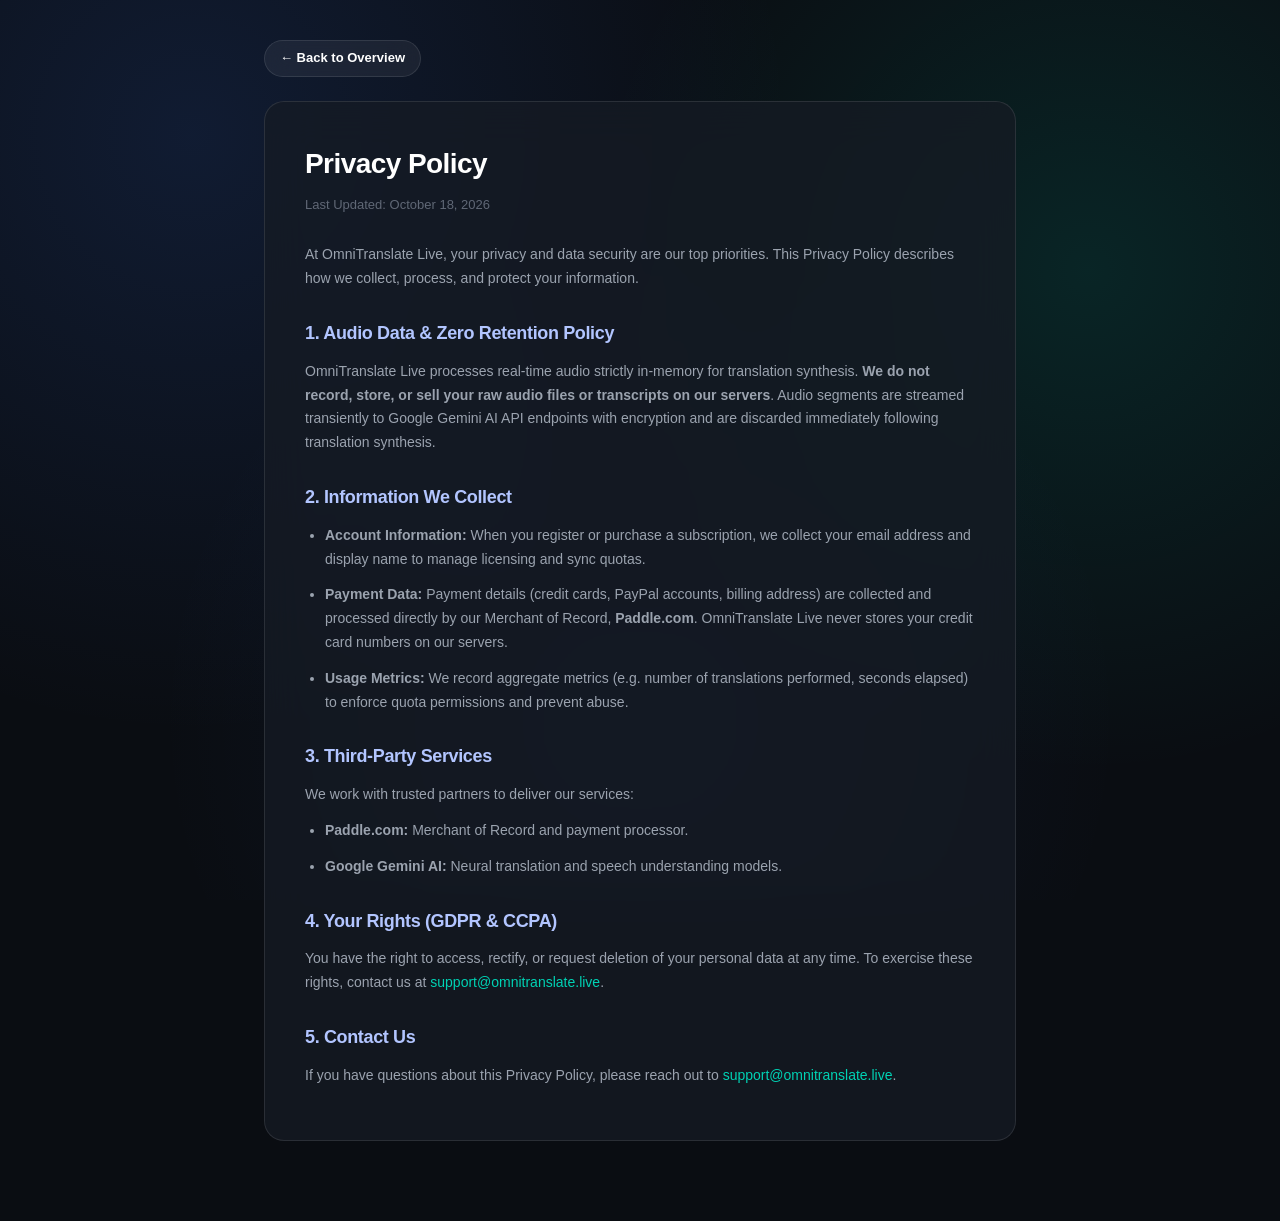
<file: privacy.html>
<!DOCTYPE html>
<html lang="en">
<head>
  <meta charset="UTF-8">
  <meta name="viewport" content="width=device-width, initial-scale=1.0">
  <title>Privacy Policy - OmniTranslate Live</title>
  <meta name="description" content="OmniTranslate Live Privacy Policy detailing data protection, zero-retention audio policy, and GDPR/CCPA compliance.">
  <link rel="icon" href="data:image/svg+xml,<svg xmlns=%22http://www.w3.org/2000/svg%22 viewBox=%220 0 100 100%22><text y=%22.9em%22 font-size=%2290%22>⚡</text></svg>">
  <link rel="stylesheet" href="styles.css">
  <style>
    .legal-container {
      max-width: 800px;
      margin: 40px auto 80px;
      padding: 0 24px;
    }
    .legal-card {
      background: var(--surface-card);
      border: 1px solid var(--surface-border);
      border-radius: var(--radius-lg);
      padding: 40px;
      backdrop-filter: blur(20px);
    }
    .legal-card h1 {
      font-size: 28px;
      font-weight: 800;
      color: #FFF;
      margin-bottom: 8px;
    }
    .legal-date {
      font-size: 13px;
      color: var(--text-muted);
      margin-bottom: 28px;
      display: block;
    }
    .legal-card h2 {
      font-size: 18px;
      font-weight: 700;
      color: var(--primary-light);
      margin-top: 28px;
      margin-bottom: 12px;
    }
    .legal-card p, .legal-card li {
      font-size: 14px;
      color: var(--text-secondary);
      line-height: 1.7;
      margin-bottom: 12px;
    }
    .legal-card ul {
      padding-left: 20px;
      margin-bottom: 16px;
    }
  </style>
</head>
<body>
  <div class="legal-container">
    <div style="margin-bottom:24px;">
      <a href="/" class="btn btn-glass btn-sm">← Back to Overview</a>
    </div>

    <div class="legal-card">
      <h1>Privacy Policy</h1>
      <span class="legal-date">Last Updated: October 18, 2026</span>

      <p>At OmniTranslate Live, your privacy and data security are our top priorities. This Privacy Policy describes how we collect, process, and protect your information.</p>

      <h2>1. Audio Data &amp; Zero Retention Policy</h2>
      <p>OmniTranslate Live processes real-time audio strictly in-memory for translation synthesis. <strong>We do not record, store, or sell your raw audio files or transcripts on our servers</strong>. Audio segments are streamed transiently to Google Gemini AI API endpoints with encryption and are discarded immediately following translation synthesis.</p>

      <h2>2. Information We Collect</h2>
      <ul>
        <li><strong>Account Information:</strong> When you register or purchase a subscription, we collect your email address and display name to manage licensing and sync quotas.</li>
        <li><strong>Payment Data:</strong> Payment details (credit cards, PayPal accounts, billing address) are collected and processed directly by our Merchant of Record, <strong>Paddle.com</strong>. OmniTranslate Live never stores your credit card numbers on our servers.</li>
        <li><strong>Usage Metrics:</strong> We record aggregate metrics (e.g. number of translations performed, seconds elapsed) to enforce quota permissions and prevent abuse.</li>
      </ul>

      <h2>3. Third-Party Services</h2>
      <p>We work with trusted partners to deliver our services:</p>
      <ul>
        <li><strong>Paddle.com:</strong> Merchant of Record and payment processor.</li>
        <li><strong>Google Gemini AI:</strong> Neural translation and speech understanding models.</li>
      </ul>

      <h2>4. Your Rights (GDPR &amp; CCPA)</h2>
      <p>You have the right to access, rectify, or request deletion of your personal data at any time. To exercise these rights, contact us at <a href="mailto:support@omnitranslate.live" style="color:var(--secondary-teal);">support@omnitranslate.live</a>.</p>

      <h2>5. Contact Us</h2>
      <p>If you have questions about this Privacy Policy, please reach out to <a href="mailto:support@omnitranslate.live" style="color:var(--secondary-teal);">support@omnitranslate.live</a>.</p>
    </div>
  </div>
</body>
</html>
</file>
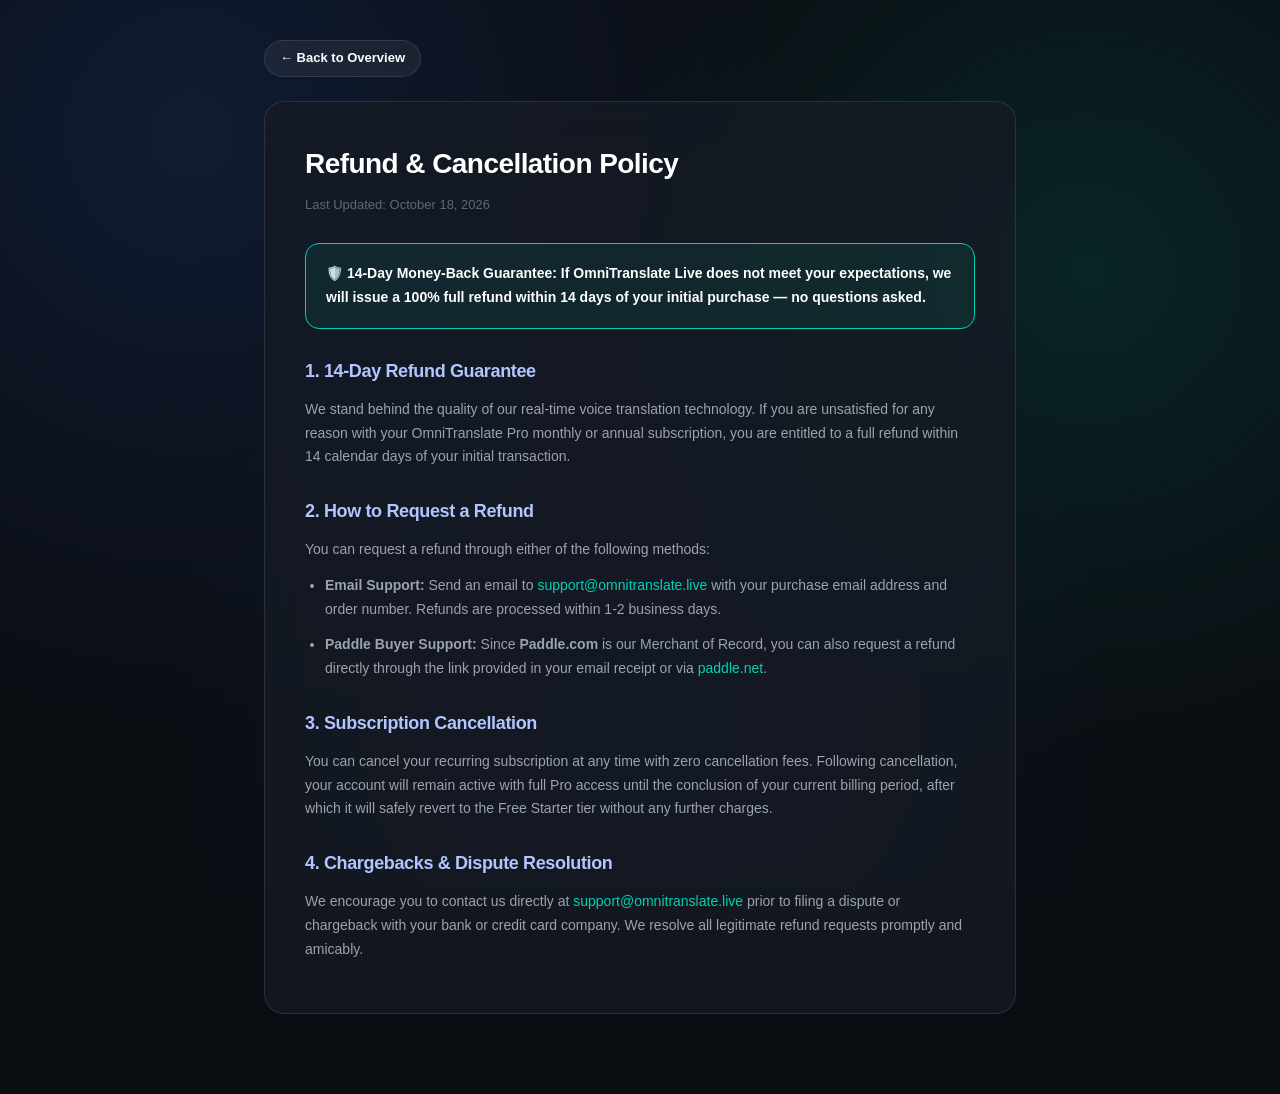
<file: refund.html>
<!DOCTYPE html>
<html lang="en">
<head>
  <meta charset="UTF-8">
  <meta name="viewport" content="width=device-width, initial-scale=1.0">
  <title>Refund &amp; Cancellation Policy - OmniTranslate Live</title>
  <meta name="description" content="OmniTranslate Live 14-day money-back guarantee and cancellation policy.">
  <link rel="icon" href="data:image/svg+xml,<svg xmlns=%22http://www.w3.org/2000/svg%22 viewBox=%220 0 100 100%22><text y=%22.9em%22 font-size=%2290%22>⚡</text></svg>">
  <link rel="stylesheet" href="styles.css">
  <style>
    .legal-container {
      max-width: 800px;
      margin: 40px auto 80px;
      padding: 0 24px;
    }
    .legal-card {
      background: var(--surface-card);
      border: 1px solid var(--surface-border);
      border-radius: var(--radius-lg);
      padding: 40px;
      backdrop-filter: blur(20px);
    }
    .legal-card h1 {
      font-size: 28px;
      font-weight: 800;
      color: #FFF;
      margin-bottom: 8px;
    }
    .legal-date {
      font-size: 13px;
      color: var(--text-muted);
      margin-bottom: 28px;
      display: block;
    }
    .legal-card h2 {
      font-size: 18px;
      font-weight: 700;
      color: var(--primary-light);
      margin-top: 28px;
      margin-bottom: 12px;
    }
    .legal-card p, .legal-card li {
      font-size: 14px;
      color: var(--text-secondary);
      line-height: 1.7;
      margin-bottom: 12px;
    }
    .legal-card ul {
      padding-left: 20px;
      margin-bottom: 16px;
    }
    .highlight-box {
      background: rgba(0, 210, 180, 0.08);
      border: 1px solid var(--secondary-teal);
      border-radius: var(--radius-md);
      padding: 18px 20px;
      margin: 20px 0;
    }
    .highlight-box p {
      color: #FFF;
      font-weight: 600;
      margin: 0;
    }
  </style>
</head>
<body>
  <div class="legal-container">
    <div style="margin-bottom:24px;">
      <a href="/" class="btn btn-glass btn-sm">← Back to Overview</a>
    </div>

    <div class="legal-card">
      <h1>Refund &amp; Cancellation Policy</h1>
      <span class="legal-date">Last Updated: October 18, 2026</span>

      <div class="highlight-box">
        <p>🛡️ 14-Day Money-Back Guarantee: If OmniTranslate Live does not meet your expectations, we will issue a 100% full refund within 14 days of your initial purchase — no questions asked.</p>
      </div>

      <h2>1. 14-Day Refund Guarantee</h2>
      <p>We stand behind the quality of our real-time voice translation technology. If you are unsatisfied for any reason with your OmniTranslate Pro monthly or annual subscription, you are entitled to a full refund within 14 calendar days of your initial transaction.</p>

      <h2>2. How to Request a Refund</h2>
      <p>You can request a refund through either of the following methods:</p>
      <ul>
        <li><strong>Email Support:</strong> Send an email to <a href="mailto:support@omnitranslate.live" style="color:var(--secondary-teal);">support@omnitranslate.live</a> with your purchase email address and order number. Refunds are processed within 1-2 business days.</li>
        <li><strong>Paddle Buyer Support:</strong> Since <strong>Paddle.com</strong> is our Merchant of Record, you can also request a refund directly through the link provided in your email receipt or via <a href="https://paddle.net" target="_blank" rel="noopener" style="color:var(--secondary-teal);">paddle.net</a>.</li>
      </ul>

      <h2>3. Subscription Cancellation</h2>
      <p>You can cancel your recurring subscription at any time with zero cancellation fees. Following cancellation, your account will remain active with full Pro access until the conclusion of your current billing period, after which it will safely revert to the Free Starter tier without any further charges.</p>

      <h2>4. Chargebacks &amp; Dispute Resolution</h2>
      <p>We encourage you to contact us directly at <a href="mailto:support@omnitranslate.live" style="color:var(--secondary-teal);">support@omnitranslate.live</a> prior to filing a dispute or chargeback with your bank or credit card company. We resolve all legitimate refund requests promptly and amicably.</p>
    </div>
  </div>
</body>
</html>
</file>
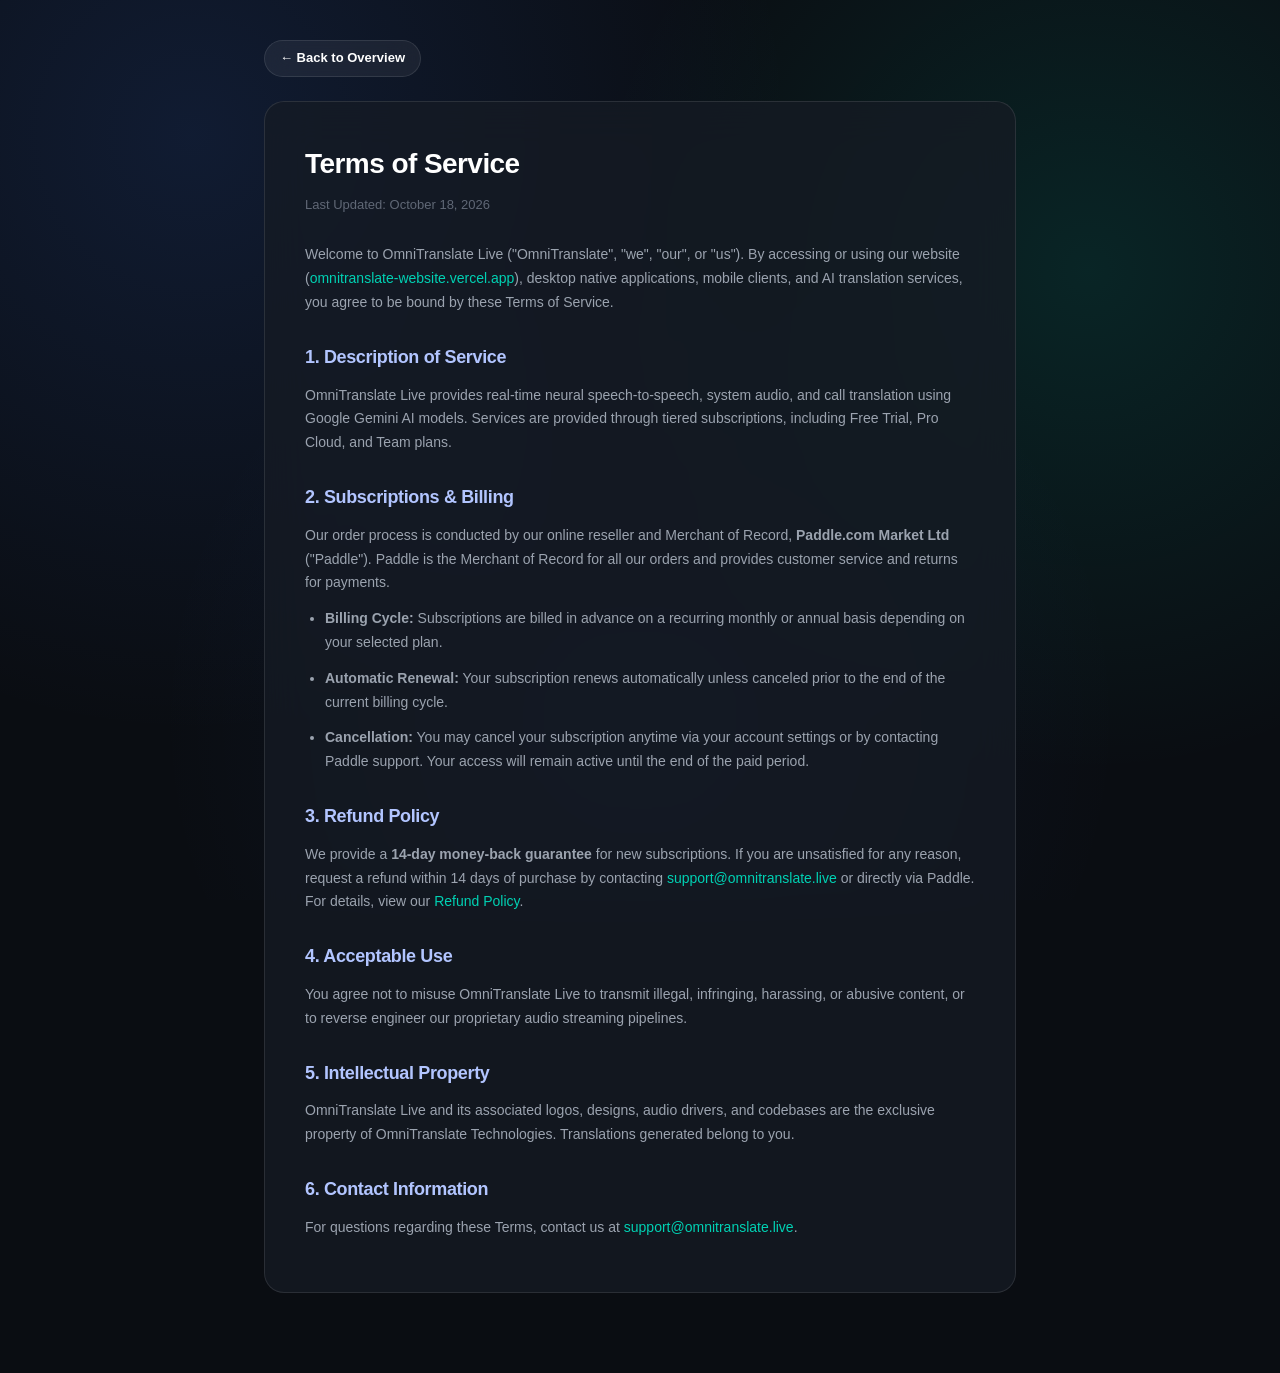
<file: terms.html>
<!DOCTYPE html>
<html lang="en">
<head>
  <meta charset="UTF-8">
  <meta name="viewport" content="width=device-width, initial-scale=1.0">
  <title>Terms of Service - OmniTranslate Live</title>
  <meta name="description" content="OmniTranslate Live Terms of Service and software licensing agreement.">
  <link rel="icon" href="data:image/svg+xml,<svg xmlns=%22http://www.w3.org/2000/svg%22 viewBox=%220 0 100 100%22><text y=%22.9em%22 font-size=%2290%22>⚡</text></svg>">
  <link rel="stylesheet" href="styles.css">
  <style>
    .legal-container {
      max-width: 800px;
      margin: 40px auto 80px;
      padding: 0 24px;
    }
    .legal-card {
      background: var(--surface-card);
      border: 1px solid var(--surface-border);
      border-radius: var(--radius-lg);
      padding: 40px;
      backdrop-filter: blur(20px);
    }
    .legal-card h1 {
      font-size: 28px;
      font-weight: 800;
      color: #FFF;
      margin-bottom: 8px;
    }
    .legal-date {
      font-size: 13px;
      color: var(--text-muted);
      margin-bottom: 28px;
      display: block;
    }
    .legal-card h2 {
      font-size: 18px;
      font-weight: 700;
      color: var(--primary-light);
      margin-top: 28px;
      margin-bottom: 12px;
    }
    .legal-card p, .legal-card li {
      font-size: 14px;
      color: var(--text-secondary);
      line-height: 1.7;
      margin-bottom: 12px;
    }
    .legal-card ul {
      padding-left: 20px;
      margin-bottom: 16px;
    }
  </style>
</head>
<body>
  <div class="legal-container">
    <div style="margin-bottom:24px;">
      <a href="/" class="btn btn-glass btn-sm">← Back to Overview</a>
    </div>

    <div class="legal-card">
      <h1>Terms of Service</h1>
      <span class="legal-date">Last Updated: October 18, 2026</span>

      <p>Welcome to OmniTranslate Live ("OmniTranslate", "we", "our", or "us"). By accessing or using our website (<a href="https://omnitranslate-website.vercel.app/" style="color:var(--secondary-teal);">omnitranslate-website.vercel.app</a>), desktop native applications, mobile clients, and AI translation services, you agree to be bound by these Terms of Service.</p>

      <h2>1. Description of Service</h2>
      <p>OmniTranslate Live provides real-time neural speech-to-speech, system audio, and call translation using Google Gemini AI models. Services are provided through tiered subscriptions, including Free Trial, Pro Cloud, and Team plans.</p>

      <h2>2. Subscriptions &amp; Billing</h2>
      <p>Our order process is conducted by our online reseller and Merchant of Record, <strong>Paddle.com Market Ltd</strong> ("Paddle"). Paddle is the Merchant of Record for all our orders and provides customer service and returns for payments.</p>
      <ul>
        <li><strong>Billing Cycle:</strong> Subscriptions are billed in advance on a recurring monthly or annual basis depending on your selected plan.</li>
        <li><strong>Automatic Renewal:</strong> Your subscription renews automatically unless canceled prior to the end of the current billing cycle.</li>
        <li><strong>Cancellation:</strong> You may cancel your subscription anytime via your account settings or by contacting Paddle support. Your access will remain active until the end of the paid period.</li>
      </ul>

      <h2>3. Refund Policy</h2>
      <p>We provide a <strong>14-day money-back guarantee</strong> for new subscriptions. If you are unsatisfied for any reason, request a refund within 14 days of purchase by contacting <a href="mailto:support@omnitranslate.live" style="color:var(--secondary-teal);">support@omnitranslate.live</a> or directly via Paddle. For details, view our <a href="refund.html" style="color:var(--secondary-teal);">Refund Policy</a>.</p>

      <h2>4. Acceptable Use</h2>
      <p>You agree not to misuse OmniTranslate Live to transmit illegal, infringing, harassing, or abusive content, or to reverse engineer our proprietary audio streaming pipelines.</p>

      <h2>5. Intellectual Property</h2>
      <p>OmniTranslate Live and its associated logos, designs, audio drivers, and codebases are the exclusive property of OmniTranslate Technologies. Translations generated belong to you.</p>

      <h2>6. Contact Information</h2>
      <p>For questions regarding these Terms, contact us at <a href="mailto:support@omnitranslate.live" style="color:var(--secondary-teal);">support@omnitranslate.live</a>.</p>
    </div>
  </div>
</body>
</html>
</file>
<file: styles.css>
:root {
  --surface-dark: #0A0D12;
  --surface-elevated: #12161F;
  --surface-card: rgba(22, 27, 36, 0.75);
  --surface-card-hover: rgba(28, 35, 48, 0.85);
  --surface-inner: rgba(18, 22, 30, 0.6);
  --surface-border: rgba(255, 255, 255, 0.1);
  --surface-border-active: rgba(56, 117, 246, 0.5);
  --surface-border-glow: rgba(0, 210, 180, 0.4);

  --primary-blue: #3875F6;
  --primary-light: #B2C5FF;
  --primary-gradient: linear-gradient(135deg, #3875F6 0%, #00D2B4 100%);
  --secondary-teal: #00D2B4;
  --teal-glow: rgba(0, 210, 180, 0.25);
  --accent-gold: #FEE75C;

  --text-primary: #FFFFFF;
  --text-secondary: #9BA3AF;
  --text-muted: #606876;

  --font-display: 'Space Grotesk', -apple-system, BlinkMacSystemFont, sans-serif;
  --font-body: 'Plus Jakarta Sans', -apple-system, BlinkMacSystemFont, sans-serif;

  --radius-sm: 8px;
  --radius-md: 14px;
  --radius-lg: 20px;
  --radius-xl: 28px;
  --radius-full: 9999px;

  --shadow-glass: 0 20px 50px rgba(0, 0, 0, 0.55);
  --shadow-glow: 0 0 35px rgba(56, 117, 246, 0.25);
  --shadow-teal: 0 0 30px rgba(0, 210, 180, 0.25);
}

*, *::before, *::after {
  box-sizing: border-box;
  margin: 0;
  padding: 0;
}

html {
  scroll-behavior: smooth;
  color-scheme: dark;
}

body {
  background-color: var(--surface-dark);
  color: var(--text-primary);
  font-family: var(--font-body);
  font-size: 15px;
  line-height: 1.6;
  overflow-x: hidden;
  -webkit-font-smoothing: antialiased;
  background-image: 
    radial-gradient(circle at 15% 15%, rgba(56, 117, 246, 0.14) 0%, transparent 45%),
    radial-gradient(circle at 85% 30%, rgba(0, 210, 180, 0.12) 0%, transparent 40%),
    radial-gradient(circle at 50% 80%, rgba(56, 117, 246, 0.08) 0%, transparent 50%);
  background-attachment: fixed;
}

/* Typography Helpers */
h1, h2, h3, h4, h5, h6 {
  font-family: var(--font-display);
  font-weight: 700;
  letter-spacing: -0.02em;
  color: var(--text-primary);
}

a {
  color: inherit;
  text-decoration: none;
}

/* Navigation Bar */
.navbar {
  position: sticky;
  top: 0;
  z-index: 1000;
  background: rgba(10, 13, 18, 0.82);
  backdrop-filter: blur(20px);
  -webkit-backdrop-filter: blur(20px);
  border-bottom: 1px solid var(--surface-border);
  padding: 14px 0;
}

.nav-container {
  max-width: 1240px;
  margin: 0 auto;
  padding: 0 24px;
  display: flex;
  align-items: center;
  justify-content: space-between;
}

.brand-logo {
  display: flex;
  align-items: center;
  gap: 10px;
  font-family: var(--font-display);
  font-size: 20px;
  font-weight: 700;
}

.brand-icon-box {
  width: 36px;
  height: 36px;
  border-radius: var(--radius-md);
  background: linear-gradient(135deg, rgba(56, 117, 246, 0.25), rgba(0, 210, 180, 0.25));
  border: 1px solid rgba(0, 210, 180, 0.4);
  display: flex;
  align-items: center;
  justify-content: center;
  color: var(--secondary-teal);
}

.brand-badge {
  font-size: 10px;
  font-weight: 700;
  padding: 2px 7px;
  border-radius: var(--radius-full);
  background: rgba(0, 210, 180, 0.15);
  border: 1px solid rgba(0, 210, 180, 0.4);
  color: var(--secondary-teal);
  letter-spacing: 0.04em;
}

.nav-links {
  display: flex;
  align-items: center;
  gap: 32px;
  list-style: none;
}

.nav-link {
  color: var(--text-secondary);
  font-size: 14px;
  font-weight: 500;
  transition: color 0.2s ease;
}

.nav-link:hover {
  color: var(--text-primary);
}

.nav-actions {
  display: flex;
  align-items: center;
  gap: 12px;
}

/* Button Components */
.btn {
  display: inline-flex;
  align-items: center;
  justify-content: center;
  gap: 8px;
  padding: 10px 20px;
  border-radius: var(--radius-full);
  font-size: 14px;
  font-weight: 600;
  cursor: pointer;
  transition: all 0.25s cubic-bezier(0.16, 1, 0.3, 1);
  border: none;
}

.btn-primary {
  background: var(--primary-gradient);
  color: #070B11;
  font-weight: 700;
  box-shadow: 0 4px 20px rgba(0, 210, 180, 0.25);
}

.btn-primary:hover {
  transform: translateY(-2px);
  box-shadow: 0 8px 30px rgba(0, 210, 180, 0.45);
}

.btn-glass {
  background: rgba(255, 255, 255, 0.06);
  color: var(--text-primary);
  border: 1px solid var(--surface-border);
  backdrop-filter: blur(12px);
}

.btn-glass:hover {
  background: rgba(255, 255, 255, 0.12);
  border-color: rgba(255, 255, 255, 0.25);
  transform: translateY(-2px);
}

.btn-sm {
  padding: 7px 15px;
  font-size: 13px;
}

.btn-lg {
  padding: 14px 28px;
  font-size: 16px;
}

/* Hero Section */
.hero-section {
  padding: 80px 0 100px;
  position: relative;
  overflow: hidden;
}

.hero-container {
  max-width: 1240px;
  margin: 0 auto;
  padding: 0 24px;
  display: grid;
  grid-template-columns: 1.15fr 1fr;
  gap: 60px;
  align-items: center;
}

.hero-badge {
  display: inline-flex;
  align-items: center;
  gap: 8px;
  padding: 6px 14px;
  border-radius: var(--radius-full);
  background: rgba(56, 117, 246, 0.12);
  border: 1px solid rgba(56, 117, 246, 0.35);
  font-size: 12px;
  font-weight: 600;
  color: var(--primary-light);
  margin-bottom: 24px;
}

.live-dot {
  width: 8px;
  height: 8px;
  border-radius: 50%;
  background-color: var(--secondary-teal);
  box-shadow: 0 0 10px var(--secondary-teal);
  animation: pulse-dot 2s infinite;
}

@keyframes pulse-dot {
  0%, 100% { opacity: 1; transform: scale(1); }
  50% { opacity: 0.5; transform: scale(0.85); }
}

.hero-title {
  font-size: 54px;
  line-height: 1.12;
  margin-bottom: 20px;
  letter-spacing: -0.03em;
}

.gradient-text {
  background: linear-gradient(135deg, #FFFFFF 30%, #B2C5FF 70%, #00D2B4 100%);
  -webkit-background-clip: text;
  -webkit-text-fill-color: transparent;
}

.hero-subtitle {
  font-size: 18px;
  color: var(--text-secondary);
  line-height: 1.6;
  margin-bottom: 36px;
  max-width: 540px;
}

.hero-cta-group {
  display: flex;
  flex-wrap: wrap;
  gap: 14px;
  margin-bottom: 40px;
}

.hero-trust-badges {
  display: flex;
  align-items: center;
  gap: 24px;
  padding-top: 24px;
  border-top: 1px solid rgba(255, 255, 255, 0.08);
}

.trust-item {
  display: flex;
  align-items: center;
  gap: 8px;
  font-size: 13px;
  color: var(--text-secondary);
}

.trust-item svg {
  color: var(--secondary-teal);
}

/* Device Mockups Container */
.hero-visual-wrapper {
  position: relative;
  display: flex;
  justify-content: center;
}

.phone-mockup {
  width: 320px;
  height: 640px;
  background: #0E1218;
  border-radius: 46px;
  padding: 12px;
  border: 4px solid #232938;
  box-shadow: var(--shadow-glass), 0 0 60px rgba(56, 117, 246, 0.2);
  position: relative;
  z-index: 2;
  overflow: hidden;
}

.phone-screen {
  width: 100%;
  height: 100%;
  background: #10141A;
  border-radius: 36px;
  padding: 16px 14px;
  display: flex;
  flex-direction: column;
  position: relative;
  overflow: hidden;
}

.phone-island {
  width: 100px;
  height: 24px;
  background: #000;
  border-radius: var(--radius-full);
  margin: 0 auto 16px;
}

/* Glass Card Component */
.glass-card {
  background: var(--surface-card);
  backdrop-filter: blur(24px);
  -webkit-backdrop-filter: blur(24px);
  border: 1px solid var(--surface-border);
  border-radius: var(--radius-lg);
  box-shadow: var(--shadow-glass);
  position: relative;
  overflow: hidden;
  transition: all 0.3s cubic-bezier(0.16, 1, 0.3, 1);
}

.glass-card::before {
  content: '';
  position: absolute;
  top: 0;
  left: 0;
  right: 0;
  height: 1px;
  background: linear-gradient(90deg, transparent, rgba(255, 255, 255, 0.25), transparent);
}

.glass-card:hover {
  border-color: rgba(255, 255, 255, 0.22);
  transform: translateY(-4px);
  box-shadow: 0 25px 60px rgba(0, 0, 0, 0.65), var(--shadow-glow);
}

/* Phone Mockup Internal Components */
.phone-top-bar {
  display: flex;
  align-items: center;
  justify-content: space-between;
  margin-bottom: 14px;
}

.phone-hero-hud {
  padding: 14px;
  margin-bottom: 12px;
}

.phone-hud-header {
  display: flex;
  align-items: center;
  justify-content: space-between;
  margin-bottom: 10px;
}

.phone-hud-pill {
  display: inline-flex;
  align-items: center;
  gap: 5px;
  padding: 3px 8px;
  border-radius: var(--radius-full);
  background: rgba(0, 210, 180, 0.12);
  border: 1px solid rgba(0, 210, 180, 0.3);
  font-size: 10px;
  font-weight: 700;
  color: var(--secondary-teal);
}

.phone-lang-row {
  display: flex;
  align-items: center;
  justify-content: space-between;
  margin-bottom: 12px;
}

.phone-lang-box {
  flex: 1;
  background: var(--surface-inner);
  border: 1px solid var(--surface-border);
  border-radius: var(--radius-md);
  padding: 6px 10px;
}

.phone-lang-box .label {
  font-size: 8px;
  font-weight: 700;
  color: var(--text-secondary);
  text-transform: uppercase;
}

.phone-lang-box .val {
  font-size: 12px;
  font-weight: 700;
  color: var(--text-primary);
}

.phone-swap-btn {
  width: 28px;
  height: 28px;
  border-radius: 50%;
  background: rgba(255, 255, 255, 0.08);
  border: 1px solid var(--surface-border);
  display: flex;
  align-items: center;
  justify-content: center;
  margin: 0 6px;
  color: var(--primary-light);
}

.phone-btn-start {
  width: 100%;
  padding: 10px;
  border-radius: var(--radius-full);
  background: var(--primary-gradient);
  border: none;
  color: #070B11;
  font-size: 12px;
  font-weight: 700;
  cursor: pointer;
}

/* Floating Subtitle Bubble inside Mockup */
.mockup-floating-bubble {
  background: rgba(18, 22, 30, 0.85);
  backdrop-filter: blur(20px);
  border: 1px solid var(--surface-border-active);
  border-radius: var(--radius-md);
  padding: 12px;
  margin-bottom: 10px;
  box-shadow: 0 10px 30px rgba(0, 0, 0, 0.5);
}

.mockup-sub-header {
  display: flex;
  align-items: center;
  justify-content: space-between;
  margin-bottom: 6px;
}

.audio-waves-anim {
  display: flex;
  align-items: center;
  gap: 3px;
  height: 14px;
}

.wave-bar {
  width: 3px;
  height: 100%;
  background: var(--secondary-teal);
  border-radius: 2px;
  animation: wave-bounce 1.2s infinite ease-in-out;
}

.wave-bar:nth-child(2) { animation-delay: 0.15s; height: 60%; }
.wave-bar:nth-child(3) { animation-delay: 0.3s; height: 100%; }
.wave-bar:nth-child(4) { animation-delay: 0.45s; height: 40%; }
.wave-bar:nth-child(5) { animation-delay: 0.6s; height: 80%; }

@keyframes wave-bounce {
  0%, 100% { transform: scaleY(0.3); }
  50% { transform: scaleY(1); }
}

.sub-original {
  font-size: 11px;
  color: var(--text-secondary);
  line-height: 1.4;
  margin-bottom: 4px;
}

.sub-translated {
  font-size: 13px;
  font-weight: 700;
  color: var(--text-primary);
  line-height: 1.4;
}

/* Desktop Mockup Overlay Behind Phone */
.desktop-backdrop-card {
  position: absolute;
  right: -100px;
  bottom: 30px;
  width: 380px;
  background: rgba(18, 22, 32, 0.88);
  backdrop-filter: blur(24px);
  border: 1px solid var(--surface-border-active);
  border-radius: var(--radius-lg);
  padding: 18px;
  box-shadow: var(--shadow-glass), 0 0 50px rgba(56, 117, 246, 0.25);
  z-index: 3;
}

.desktop-hud-title {
  display: flex;
  align-items: center;
  justify-content: space-between;
  margin-bottom: 12px;
}

.hud-call-badge {
  display: inline-flex;
  align-items: center;
  gap: 6px;
  font-size: 11px;
  font-weight: 600;
  color: var(--primary-light);
  background: rgba(56, 117, 246, 0.15);
  border: 1px solid rgba(56, 117, 246, 0.3);
  padding: 3px 9px;
  border-radius: var(--radius-full);
}

.desktop-hud-controls {
  display: flex;
  align-items: center;
  gap: 10px;
  margin-top: 12px;
  padding-top: 10px;
  border-top: 1px solid rgba(255, 255, 255, 0.08);
}

.hud-mode-pill {
  padding: 4px 10px;
  border-radius: var(--radius-full);
  font-size: 11px;
  font-weight: 700;
  background: rgba(0, 210, 180, 0.15);
  border: 1px solid rgba(0, 210, 180, 0.35);
  color: var(--secondary-teal);
}

/* Platform Showcase Selector Tabs */
.section-header {
  text-align: center;
  max-width: 680px;
  margin: 0 auto 50px;
}

.section-tag {
  display: inline-block;
  font-size: 12px;
  font-weight: 700;
  letter-spacing: 0.08em;
  text-transform: uppercase;
  color: var(--secondary-teal);
  margin-bottom: 12px;
}

.section-title {
  font-size: 38px;
  line-height: 1.2;
  margin-bottom: 16px;
}

.section-desc {
  font-size: 16px;
  color: var(--text-secondary);
}

.platform-tabs-nav {
  display: flex;
  justify-content: center;
  gap: 8px;
  background: rgba(22, 27, 36, 0.8);
  border: 1px solid var(--surface-border);
  padding: 5px;
  border-radius: var(--radius-full);
  width: fit-content;
  margin: 0 auto 50px;
}

.platform-tab-btn {
  display: flex;
  align-items: center;
  gap: 8px;
  padding: 10px 24px;
  border-radius: var(--radius-full);
  font-size: 14px;
  font-weight: 600;
  background: transparent;
  color: var(--text-secondary);
  border: none;
  cursor: pointer;
  transition: all 0.2s ease;
}

.platform-tab-btn.active {
  background: var(--primary-gradient);
  color: #070B11;
  font-weight: 700;
  box-shadow: 0 4px 15px rgba(0, 210, 180, 0.3);
}

/* Feature Cards Grid */
.features-grid {
  display: grid;
  grid-template-columns: repeat(3, 1fr);
  gap: 24px;
  max-width: 1240px;
  margin: 0 auto;
  padding: 0 24px;
}

.feature-card {
  padding: 32px 28px;
  display: flex;
  flex-direction: column;
}

.feature-icon-wrapper {
  width: 52px;
  height: 52px;
  border-radius: var(--radius-md);
  background: rgba(56, 117, 246, 0.12);
  border: 1px solid rgba(56, 117, 246, 0.25);
  display: flex;
  align-items: center;
  justify-content: center;
  color: var(--primary-light);
  margin-bottom: 22px;
}

.feature-card.highlight-teal .feature-icon-wrapper {
  background: rgba(0, 210, 180, 0.12);
  border-color: rgba(0, 210, 180, 0.3);
  color: var(--secondary-teal);
}

.feature-card.highlight-gold .feature-icon-wrapper {
  background: rgba(254, 231, 92, 0.12);
  border-color: rgba(254, 231, 92, 0.3);
  color: var(--accent-gold);
}

.feature-title {
  font-size: 20px;
  margin-bottom: 12px;
}

.feature-text {
  font-size: 14px;
  color: var(--text-secondary);
  line-height: 1.6;
  flex: 1;
}

.feature-footer-pill {
  margin-top: 20px;
  display: inline-flex;
  align-items: center;
  gap: 6px;
  font-size: 11px;
  font-weight: 700;
  color: var(--text-secondary);
  background: rgba(255, 255, 255, 0.05);
  border: 1px solid rgba(255, 255, 255, 0.08);
  padding: 4px 10px;
  border-radius: var(--radius-full);
  width: fit-content;
}

/* Interactive Live Translation Playground */
.playground-section {
  padding: 90px 0;
  position: relative;
}

.playground-box {
  max-width: 980px;
  margin: 0 auto;
  padding: 36px;
}

.playground-controls {
  display: flex;
  align-items: center;
  justify-content: space-between;
  flex-wrap: wrap;
  gap: 16px;
  padding-bottom: 24px;
  margin-bottom: 24px;
  border-bottom: 1px solid var(--surface-border);
}

.scenario-chips {
  display: flex;
  flex-wrap: wrap;
  gap: 8px;
}

.scenario-chip {
  padding: 7px 14px;
  border-radius: var(--radius-full);
  background: rgba(255, 255, 255, 0.05);
  border: 1px solid var(--surface-border);
  font-size: 12px;
  font-weight: 600;
  color: var(--text-secondary);
  cursor: pointer;
  transition: all 0.2s ease;
}

.scenario-chip.active {
  background: rgba(0, 210, 180, 0.15);
  border-color: var(--secondary-teal);
  color: var(--secondary-teal);
}

.playground-viewport {
  background: var(--surface-inner);
  border: 1px solid var(--surface-border);
  border-radius: var(--radius-md);
  padding: 24px;
  display: flex;
  flex-direction: column;
  gap: 16px;
}

.stream-segment {
  display: flex;
  flex-direction: column;
  gap: 6px;
}

.stream-tag {
  display: inline-flex;
  align-items: center;
  gap: 6px;
  font-size: 11px;
  font-weight: 700;
  color: var(--secondary-teal);
}

.stream-original {
  font-size: 14px;
  color: var(--text-secondary);
}

.stream-translated {
  font-size: 18px;
  font-weight: 700;
  color: var(--text-primary);
  line-height: 1.5;
}

/* Pricing Section */
.pricing-section {
  padding: 90px 0 110px;
}

.billing-toggle {
  display: flex;
  align-items: center;
  justify-content: center;
  gap: 12px;
  margin-bottom: 50px;
  font-size: 14px;
  font-weight: 600;
}

.toggle-switch {
  width: 48px;
  height: 26px;
  background: rgba(255, 255, 255, 0.12);
  border-radius: var(--radius-full);
  padding: 3px;
  cursor: pointer;
  position: relative;
  transition: background 0.2s ease;
}

.toggle-knob {
  width: 20px;
  height: 20px;
  background: #FFF;
  border-radius: 50%;
  transition: transform 0.2s ease;
}

.toggle-switch.annual {
  background: var(--secondary-teal);
}

.toggle-switch.annual .toggle-knob {
  transform: translateX(22px);
  background: #000;
}

.save-badge {
  background: rgba(254, 231, 92, 0.15);
  border: 1px solid rgba(254, 231, 92, 0.4);
  color: var(--accent-gold);
  font-size: 11px;
  font-weight: 700;
  padding: 3px 8px;
  border-radius: var(--radius-full);
}

.pricing-grid {
  display: grid;
  grid-template-columns: repeat(3, 1fr);
  gap: 28px;
  max-width: 1180px;
  margin: 0 auto;
  padding: 0 24px;
}

.pricing-card {
  padding: 40px 32px;
  display: flex;
  flex-direction: column;
}

.pricing-card.featured {
  border-color: rgba(56, 117, 246, 0.5);
  box-shadow: 0 0 40px rgba(56, 117, 246, 0.2);
  position: relative;
}

.popular-tag {
  position: absolute;
  top: 16px;
  right: 20px;
  background: var(--primary-gradient);
  color: #000;
  font-size: 10px;
  font-weight: 800;
  letter-spacing: 0.06em;
  text-transform: uppercase;
  padding: 4px 10px;
  border-radius: var(--radius-full);
}

.tier-name {
  font-size: 22px;
  margin-bottom: 6px;
}

.tier-desc {
  font-size: 13px;
  color: var(--text-secondary);
  margin-bottom: 24px;
}

.price-row {
  display: flex;
  align-items: baseline;
  gap: 6px;
  margin-bottom: 28px;
}

.price-amount {
  font-family: var(--font-display);
  font-size: 46px;
  font-weight: 700;
}

.price-period {
  font-size: 14px;
  color: var(--text-secondary);
}

.tier-features {
  list-style: none;
  display: flex;
  flex-direction: column;
  gap: 14px;
  margin-bottom: 36px;
  flex: 1;
}

.tier-feature-item {
  display: flex;
  align-items: flex-start;
  gap: 10px;
  font-size: 14px;
  color: var(--text-primary);
}

.tier-feature-item svg {
  flex-shrink: 0;
  margin-top: 3px;
  color: var(--secondary-teal);
}

/* App Store Download Badges Section */
.downloads-section {
  padding: 70px 0 90px;
  text-align: center;
}

.downloads-box {
  max-width: 900px;
  margin: 0 auto;
  padding: 50px 30px;
}

.store-buttons-grid {
  display: flex;
  flex-wrap: wrap;
  justify-content: center;
  gap: 16px;
  margin-top: 32px;
}

.store-btn {
  display: inline-flex;
  align-items: center;
  gap: 14px;
  background: rgba(22, 27, 36, 0.9);
  border: 1px solid var(--surface-border);
  padding: 12px 22px;
  border-radius: var(--radius-md);
  transition: all 0.2s ease;
  text-align: left;
}

.store-btn:hover {
  border-color: rgba(255, 255, 255, 0.3);
  transform: translateY(-3px);
  background: rgba(30, 37, 50, 0.95);
}

.store-btn svg {
  width: 28px;
  height: 28px;
  color: var(--text-primary);
}

.store-btn-text .subtext {
  font-size: 10px;
  text-transform: uppercase;
  color: var(--text-secondary);
  letter-spacing: 0.05em;
}

.store-btn-text .maintext {
  font-family: var(--font-display);
  font-size: 16px;
  font-weight: 700;
  color: var(--text-primary);
}

/* Footer */
.footer {
  border-top: 1px solid var(--surface-border);
  padding: 50px 0 30px;
  background: rgba(8, 10, 14, 0.95);
}

.footer-container {
  max-width: 1240px;
  margin: 0 auto;
  padding: 0 24px;
  display: flex;
  align-items: center;
  justify-content: space-between;
  flex-wrap: wrap;
  gap: 20px;
}

.footer-meta {
  color: var(--text-muted);
  font-size: 13px;
}

.footer-links {
  display: flex;
  gap: 24px;
  list-style: none;
}

.footer-links a {
  color: var(--text-secondary);
  font-size: 13px;
  transition: color 0.2s;
}

.footer-links a:hover {
  color: var(--text-primary);
}

/* Responsive Media Queries */
@media (max-width: 1024px) {
  .hero-container {
    grid-template-columns: 1fr;
    text-align: center;
    gap: 40px;
  }
  .hero-subtitle {
    margin: 0 auto 36px;
  }
  .hero-cta-group {
    justify-content: center;
  }
  .hero-trust-badges {
    justify-content: center;
  }
  .desktop-backdrop-card {
    display: none;
  }
  .features-grid {
    grid-template-columns: repeat(2, 1fr);
  }
  .pricing-grid {
    grid-template-columns: 1fr;
    max-width: 480px;
  }
}

@media (max-width: 768px) {
  .nav-links {
    display: none;
  }
  .hero-title {
    font-size: 38px;
  }
  .features-grid {
    grid-template-columns: 1fr;
  }
  .playground-controls {
    flex-direction: column;
    align-items: flex-start;
  }
}
</file>
